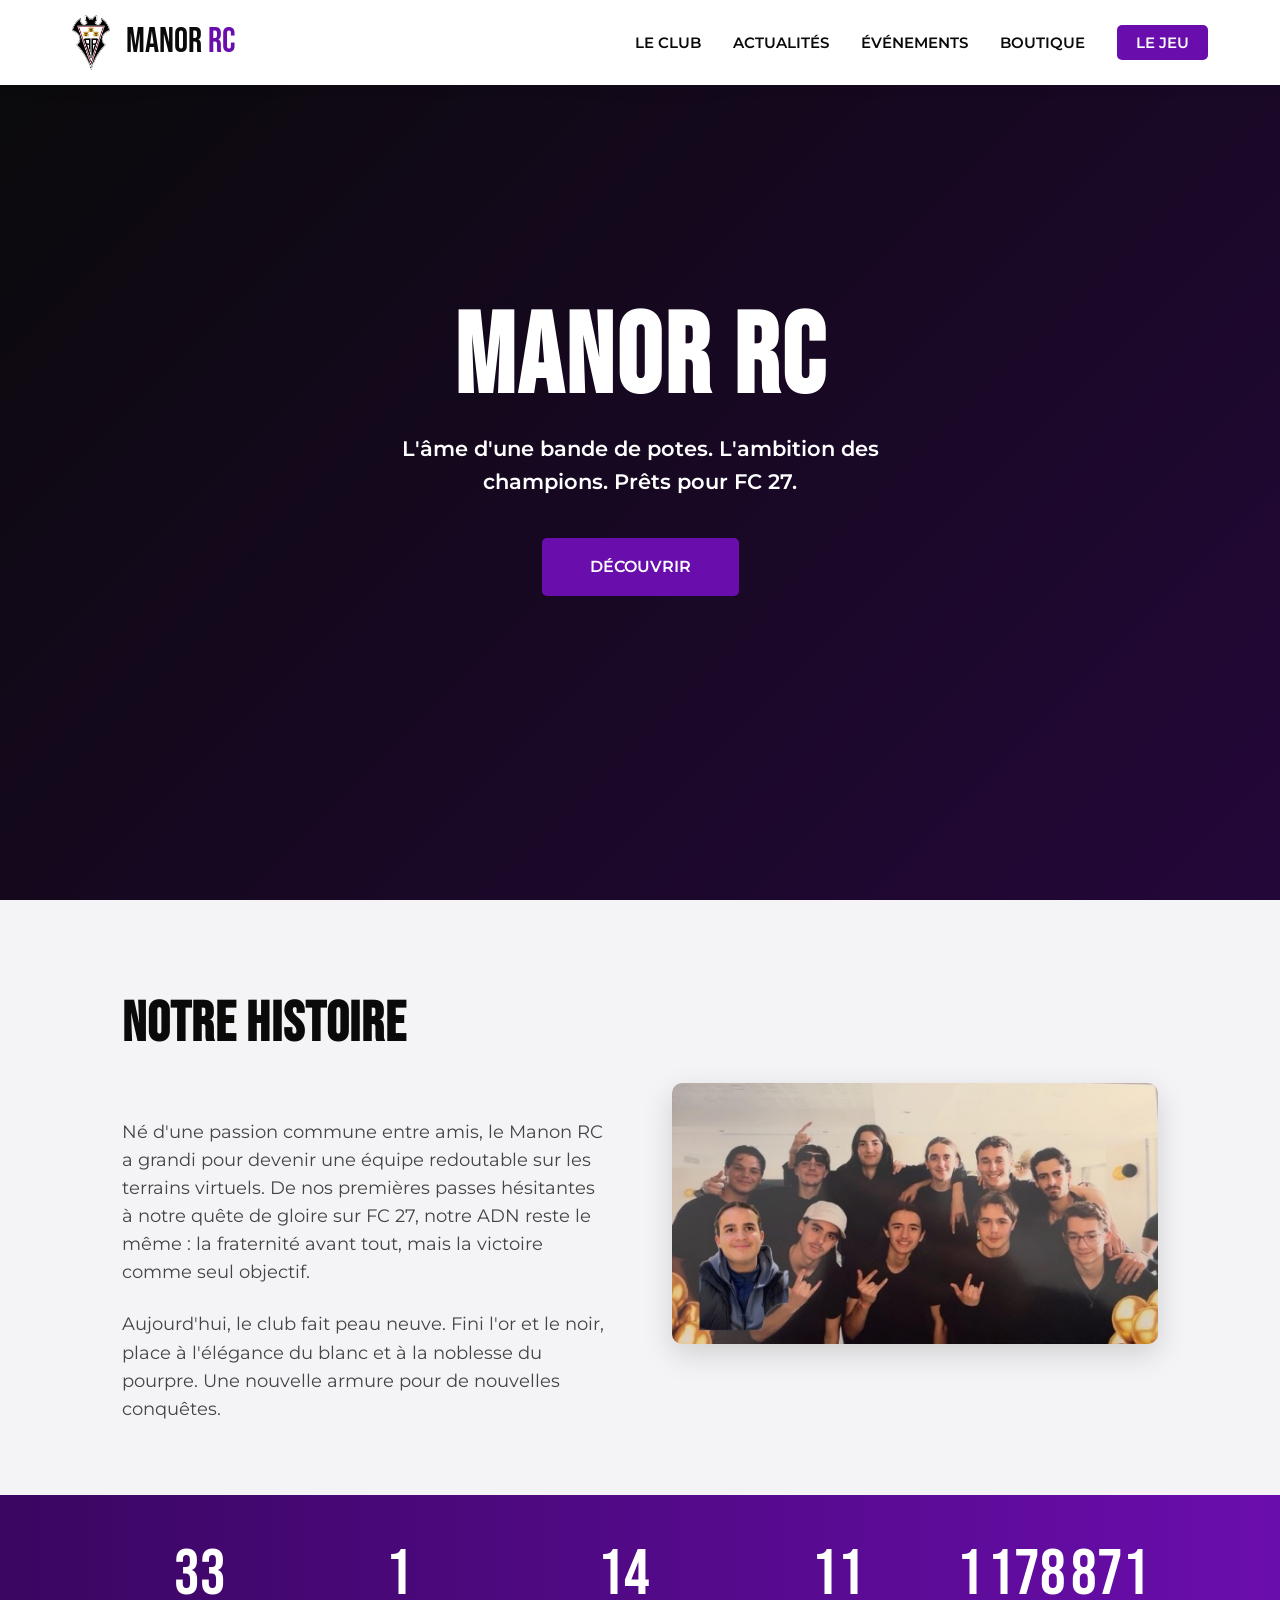
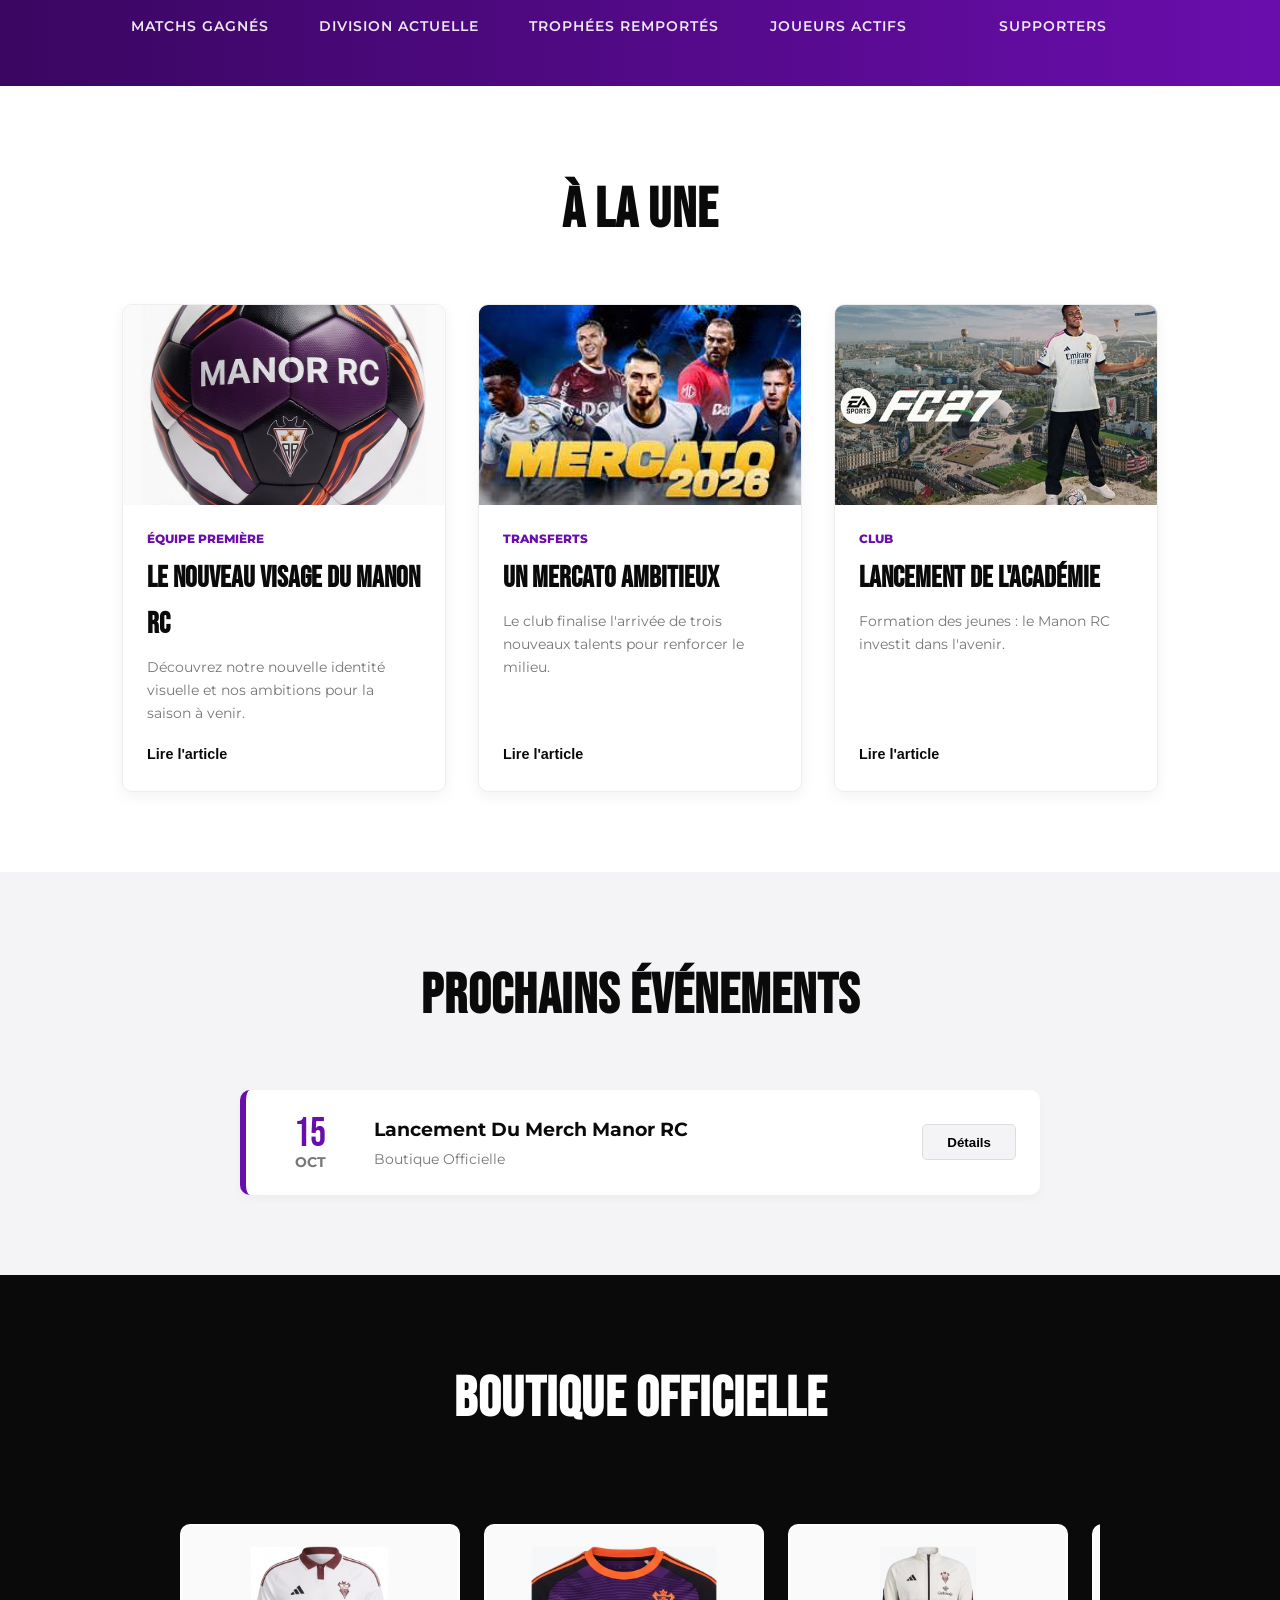
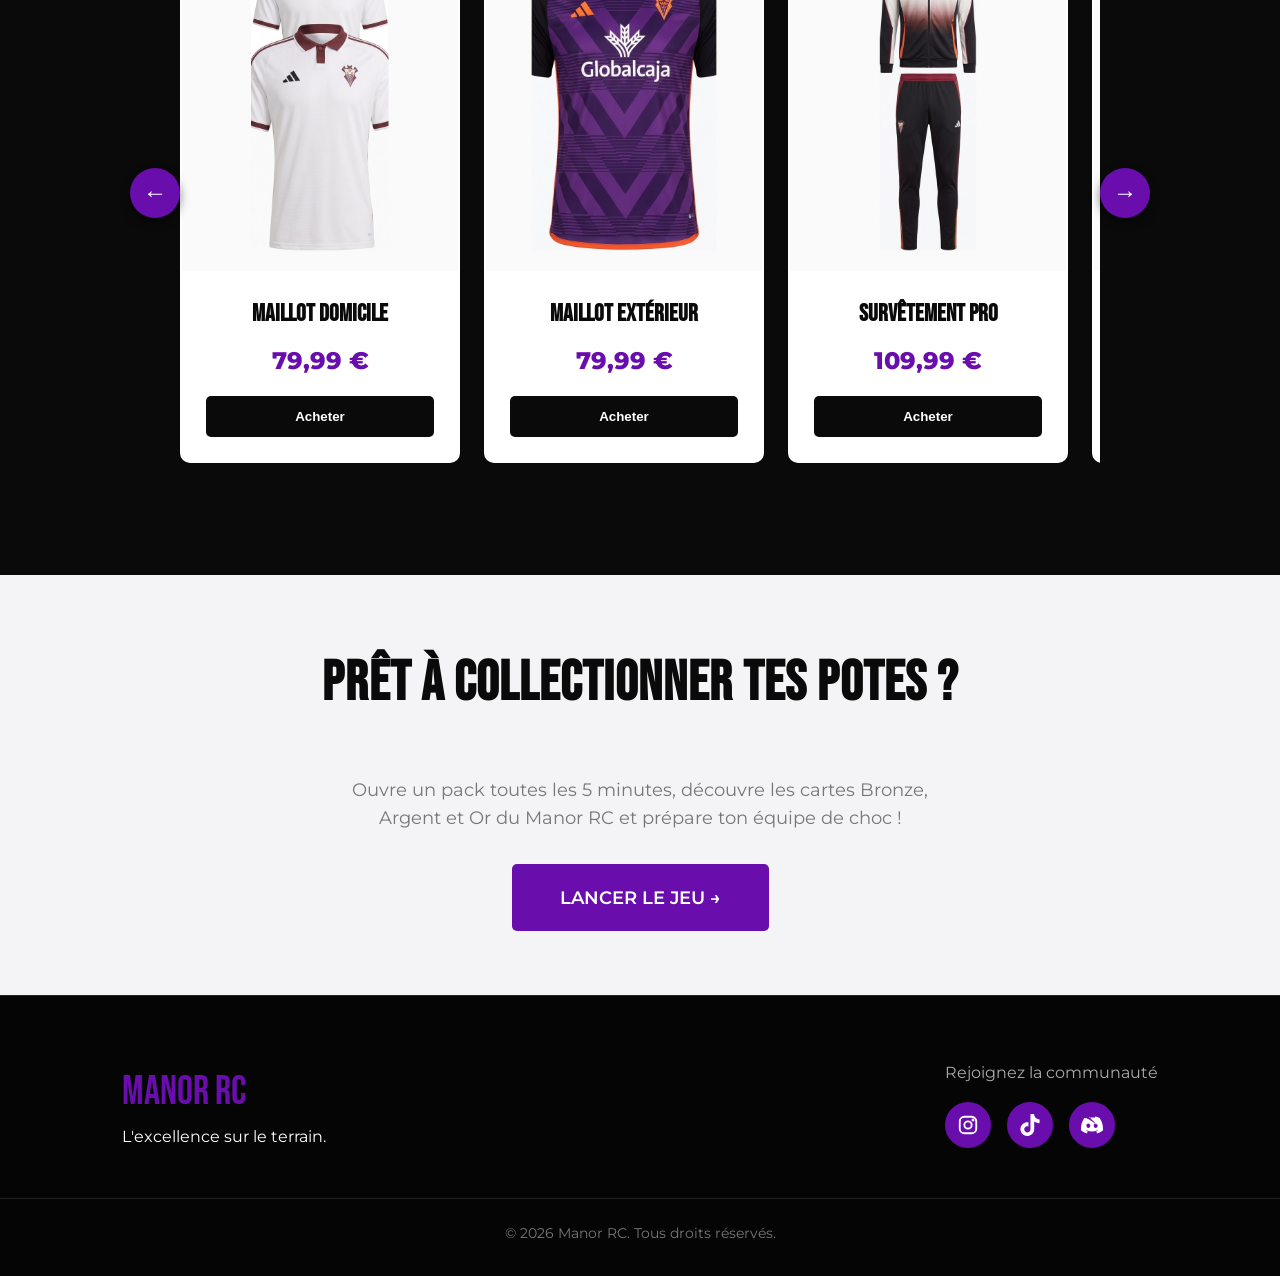
<file: index.html>
<!DOCTYPE html>
<html lang="fr">
<head>
  <meta charset="UTF-8" />
  <meta name="viewport" content="width=device-width, initial-scale=1.0" />
  <title>Manor RC — Site Officiel</title>
  
  <link rel="icon" href="data:image/svg+xml,<svg xmlns='http://www.w3.org/2000/svg' viewBox='0 0 100 100'><rect width='100' height='100' rx='20' fill='%236A0DAD'/><text y='55%' x='50%' dominant-baseline='middle' text-anchor='middle' font-size='35' fill='white' font-family='Arial' font-weight='bold'>MRC</text></svg>" />
  
  <link href="https://fonts.googleapis.com/css2?family=Bebas+Neue&family=Montserrat:wght@300;400;600;800&display=swap" rel="stylesheet" />
  <link rel="stylesheet" href="style.css" />
</head>
<body>

  <!-- Navigation -->
  <nav id="navbar">
    <div class="nav-container">
      <a href="#hero" class="nav-logo">
        <img src="asset/logo.png" alt="Logo du club" class="nav-logo-img">
        <span class="logo-text">MANOR <span>RC</span></span>
      </a>
      <button class="nav-toggle" aria-label="Menu mobile">
        <span></span><span></span><span></span>
      </button>
      <ul class="nav-menu">
        <li><a href="#club">Le Club</a></li>
        <li><a href="#actualites">Actualités</a></li>
        <li><a href="#evenements">Événements</a></li>
        <li><a href="#boutique">Boutique</a></li>
        <li><a href="jeu.html" class="nav-highlight">Le Jeu</a></li>
      </ul>
    </div>
  </nav>

  <!-- Hero Section -->
  <section id="hero">
    <div class="hero-video-placeholder">
      <video class="hero-video" autoplay muted loop playsinline preload="auto">
        <source src="asset/video_banniere.mp4" type="video/mp4">
      </video>
    </div>
    <div class="hero-content">
      <h1 class="hero-title">MANOR RC</h1>
      <p class="hero-subtitle">L'âme d'une bande de potes. L'ambition des champions. Prêts pour FC 27.</p>
      <a href="#club" class="btn-primary">Découvrir</a>
    </div>
  </section>

  <!-- Section Histoire / Le Club -->
  <section id="club" class="section bg-alt" style="padding-bottom: 0;">
    <div class="container club-container">
      <div class="club-text">
        <h2 class="section-title" style="text-align: left;">Notre Histoire</h2>
        <p>Né d'une passion commune entre amis, le Manon RC a grandi pour devenir une équipe redoutable sur les terrains virtuels. De nos premières passes hésitantes à notre quête de gloire sur FC 27, notre ADN reste le même : la fraternité avant tout, mais la victoire comme seul objectif.</p>
        <p>Aujourd'hui, le club fait peau neuve. Fini l'or et le noir, place à l'élégance du blanc et à la noblesse du pourpre. Une nouvelle armure pour de nouvelles conquêtes.</p>
      </div>
      <div class="club-image">
        <img src="asset/photo-groupe.jpg" alt="Photo de groupe du Manon RC">
      </div>
    </div>
  </section>

  <!-- Bannière Statistiques Animées -->
  <section id="statistiques" class="stats-banner">
    <div class="container stats-container">
      <div class="stat-item"><span class="stat-number" data-target="42">0</span><span class="stat-label">Matchs Gagnés</span></div>
      <div class="stat-item"><span class="stat-number" data-target="1">0</span><span class="stat-label">Division Actuelle</span></div>
      <div class="stat-item"><span class="stat-number" data-target="18">0</span><span class="stat-label">Trophées Remportés</span></div>
      <div class="stat-item"><span class="stat-number" data-target="14">0</span><span class="stat-label">Joueurs Actifs</span></div>
      <div class="stat-item"><span class="stat-number" data-target="1500000">0</span><span class="stat-label">Supporters</span></div>
    </div>
  </section>

  <!-- Section Actualités -->
  <section id="actualites" class="section">
    <div class="container">
      <h2 class="section-title">À la Une</h2>
      <div class="news-grid">
        <div class="news-card">
          <div class="placeholder-media"><img src="asset/ballon.jpg" alt=""></div>
          <div class="news-body">
            <span class="news-tag">Équipe Première</span>
            <h3>Le nouveau visage du Manon RC</h3>
            <p class="news-intro">Découvrez notre nouvelle identité visuelle et nos ambitions pour la saison à venir.</p>
            <div class="news-full-text">
              <p>Le passage au blanc et pourpre marque un tournant historique pour le club. Les nouveaux maillots ont été pensés pour refléter notre soif de victoire tout en gardant cette élégance qui nous caractérise. L'objectif sur FC 27 est clair : atteindre la Division Elite !</p>
            </div>
            <button class="btn-expand">Lire l'article</button>
          </div>
        </div>

        <div class="news-card">
          <div class="placeholder-media"><img src="asset/mercato.jpeg" alt=""></div>
          <div class="news-body">
            <span class="news-tag">Transferts</span>
            <h3>Un mercato ambitieux</h3>
            <p class="news-intro">Le club finalise l'arrivée de trois nouveaux talents pour renforcer le milieu.</p>
            <div class="news-full-text">
              <p>Pour dominer le milieu de terrain, le board du Manon RC a misé sur des profils techniques et rapides. Les contrats sont en cours de signature, la présentation officielle se fera la semaine prochaine sur notre chaîne en direct !</p>
            </div>
            <button class="btn-expand">Lire l'article</button>
          </div>
        </div>

        <div class="news-card">
          <div class="placeholder-media"><img src="asset/recrutement.jpeg" alt=""></div>
          <div class="news-body">
            <span class="news-tag">Club</span>
            <h3>Lancement de l'académie</h3>
            <p class="news-intro">Formation des jeunes : le Manon RC investit dans l'avenir.</p>
            <div class="news-full-text">
              <p>Parce que les stars de demain se forment aujourd'hui, le club ouvre sa section académie. Vous pourrez bientôt recruter de jeunes pépites via notre système de jeu de cartes intégré au site.</p>
            </div>
            <button class="btn-expand">Lire l'article</button>
          </div>
        </div>
      </div>
    </div>
  </section>

  <!-- Section Événements -->
  <section id="evenements" class="section bg-alt">
    <div class="container">
      <h2 class="section-title">Prochains Événements</h2>
      <div class="events-list">
        <div class="event-item">
          <div class="event-date">
            <span class="day">15</span>
            <span class="month">OCT</span>
          </div>
          <div class="event-details">
            <h3>Lancement Du Merch Manor RC</h3>
            <p>Boutique Officielle</p>
          </div>
          <div class="event-action">
            <button class="btn-secondary btn-event"
                    data-date="15 octobre"
                    data-title="Lancement Du Merch Manor RC"
                    data-place="Boutique Officielle"
                    data-desc="La première collection officielle du club arrive : maillots domicile et extérieur, survêtement Pro et ballon. Retrouve tout ça dans la boutique."
                    data-link="#boutique"
                    data-link-text="Voir la boutique">Détails</button>
          </div>
        </div>
      </div>
    </div>
  </section>

  <!-- Section Boutique -->
  <section id="boutique" class="section shop-section">
    <div class="container">
      <h2 class="section-title" style="color: white;">Boutique Officielle</h2>
      
      <div class="carousel-container">
        <button class="carousel-btn prev-btn" aria-label="Précédent">&larr;</button>
        <div class="carousel-track" id="shop-track">
          <div class="shop-card">
            <div class="product-media">
              <img class="img-main" src="asset/maillot-domicile.jpg" alt="Maillot Domicile">
              <img class="img-hover" src="asset/maillot-domicile-porte.jpg" alt="" loading="lazy">
            </div>
            <div class="shop-info">
              <h3>Maillot Domicile</h3>
              <span class="price">79,99 €</span>
              <button class="btn-buy" data-product="maillot-domicile">Acheter</button>
            </div>
          </div>
          <div class="shop-card">
            <div class="product-media">
              <img class="img-main" src="asset/maillot-exterieur.jpg" alt="Maillot Extérieur">
              <img class="img-hover" src="asset/maillot-exterieur-porte.jpg" alt="" loading="lazy">
            </div>
            <div class="shop-info">
              <h3>Maillot Extérieur</h3>
              <span class="price">79,99 €</span>
              <button class="btn-buy" data-product="maillot-exterieur">Acheter</button>
            </div>
          </div>
          <div class="shop-card">
            <div class="product-media">
              <img class="img-main" src="asset/survetement.jpg" alt="Survêtement Pro">
              <img class="img-hover" src="asset/survetement-porte.jpg" alt="" loading="lazy">
            </div>
            <div class="shop-info">
              <h3>Survêtement Pro</h3>
              <span class="price">109,99 €</span>
              <button class="btn-buy" data-product="survetement">Acheter</button>
            </div>
          </div>
          <div class="shop-card">
            <div class="product-media">
              <img class="img-main" src="asset/ballon.jpg" alt="Ballon Manor RC">
              <img class="img-hover" src="asset/ballon-porte.jpg" alt="" loading="lazy">
            </div>
            <div class="shop-info">
              <h3>Ballon Manor RC</h3>
              <span class="price">34,99 €</span>
              <button class="btn-buy" data-product="ballon">Acheter</button>
            </div>
          </div>
        </div>
        <button class="carousel-btn next-btn" aria-label="Suivant">&rarr;</button>
      </div>
    </div>
  </section>

  <!-- Teaser Section : Le Jeu -->
  <section class="section bg-alt" style="text-align: center; padding: 4rem 0;">
    <div class="container">
      <h2 class="section-title">Prêt à collectionner tes potes ?</h2>
      <p style="max-width: 600px; margin: 0 auto 2rem auto; color: var(--color-gray); font-size: 1.1rem;">
        Ouvre un pack toutes les 5 minutes, découvre les cartes Bronze, Argent et Or du Manor RC et prépare ton équipe de choc !
      </p>
      <a href="jeu.html" class="btn-primary" style="font-size: 1.1rem; padding: 1.2rem 3rem;">Lancer le Jeu &rarr;</a>
    </div>
  </section>

  <!-- Footer -->
  <footer>
    <div class="footer-container">
      <div class="footer-brand">
        <div class="footer-logo-text">MANOR RC</div>
        <p>L'excellence sur le terrain.</p>
      </div>
      <div class="footer-social">
        <h4>Rejoignez la communauté</h4>
        <div class="social-links">
          <a href="https://www.instagram.com/manor_rc?utm_source=ig_web_button_share_sheet&stkn=ZDNlZDc0MzIxNw==" class="social-btn" aria-label="Instagram" title="Instagram" target="_blank" rel="noopener noreferrer"><svg viewBox="0 0 24 24" fill="none" stroke="currentColor" stroke-width="2" stroke-linecap="round" stroke-linejoin="round" aria-hidden="true"><rect x="3" y="3" width="18" height="18" rx="5"/><circle cx="12" cy="12" r="4"/><circle cx="17.5" cy="6.5" r="0.6" fill="currentColor"/></svg></a>
          <a href="https://www.tiktok.com/@manorracingclub?is_from_webapp=1&sender_device=pc" class="social-btn" aria-label="TikTok" title="TikTok" target="_blank" rel="noopener noreferrer"><svg viewBox="0 0 24 24" fill="currentColor" aria-hidden="true"><path d="M12.525.02c1.31-.02 2.61-.01 3.91-.02.08 1.53.63 3.09 1.75 4.17 1.12 1.11 2.7 1.62 4.24 1.79v4.03c-1.44-.05-2.89-.35-4.2-.97-.57-.26-1.1-.59-1.62-.93-.01 2.92.01 5.84-.02 8.75-.08 1.4-.54 2.79-1.35 3.94-1.31 1.92-3.58 3.17-5.91 3.21-1.43.08-2.86-.31-4.08-1.03-2.02-1.19-3.44-3.37-3.65-5.71-.02-.5-.03-1-.01-1.49.18-1.9 1.12-3.72 2.58-4.96 1.66-1.44 3.98-2.13 6.15-1.72.02 1.48-.04 2.96-.04 4.44-.99-.32-2.15-.23-3.02.37-.63.41-1.11 1.04-1.36 1.75-.21.51-.15 1.07-.14 1.61.24 1.64 1.82 3.02 3.5 2.87 1.12-.01 2.19-.66 2.77-1.61.19-.33.4-.67.41-1.06.1-1.79.06-3.57.07-5.36.01-4.03-.01-8.05.02-12.07z"/></svg></a>
          <a href="https://discord.gg/SNXxKTxv8" class="social-btn" aria-label="Discord" title="Discord" target="_blank" rel="noopener noreferrer"><svg viewBox="0 0 24 24" fill="currentColor" aria-hidden="true"><path d="M20.317 4.3698a19.7913 19.7913 0 00-4.8851-1.5152.0741.0741 0 00-.0785.0371c-.211.3753-.4447.8648-.6083 1.2495-1.8447-.2762-3.68-.2762-5.4868 0-.1636-.3933-.4058-.8742-.6177-1.2495.077.077 0 00-.0785-.037 19.7363 19.7363 0 00-4.8852 1.515.0699.0699 0 00-.0321.0277C.5334 9.0458-.319 13.5799.0992 18.0578a.0824.0824 0 00.0312.0561c2.0528 1.5076 4.0413 2.4228 5.9929 3.0294a.0777.0777 0 00.0842-.0276c.4616-.6304.8731-1.2952 1.226-1.9942a.076.076 0 00-.0416-.1057c-.6528-.2476-1.2743-.5495-1.8722-.8923a.077.077 0 01-.0076-.1277c.1258-.0943.2517-.1923.3718-.2914a.0743.0743 0 01.0776-.0105c3.9278 1.7933 8.18 1.7933 12.0614 0a.0739.0739 0 01.0785.0095c.1202.099.246.1981.3728.2924a.077.077 0 01-.0066.1276 12.2986 12.2986 0 01-1.873.8914.0766.0766 0 00-.0407.1067c.3604.698.7719 1.3628 1.225 1.9932a.076.076 0 00.0842.0286c1.961-.6067 3.9495-1.5219 6.0023-3.0294a.077.077 0 00.0313-.0552c.5004-5.177-.8382-9.6739-3.5485-13.6604a.061.061 0 00-.0312-.0286zM8.02 15.3312c-1.1825 0-2.1569-1.0857-2.1569-2.419 0-1.3332.9555-2.4189 2.157-2.4189 1.2108 0 2.1757 1.0952 2.1568 2.419 0 1.3332-.9555 2.4189-2.1569 2.4189zm7.9748 0c-1.1825 0-2.1569-1.0857-2.1569-2.419 0-1.3332.9554-2.4189 2.1569-2.4189 1.2108 0 2.1757 1.0952 2.1568 2.419 0 1.3332-.946 2.4189-2.1568 2.4189Z"/></svg></a>
        </div>
      </div>
    </div>
    <div class="footer-bottom">
      <p>&copy; 2026 Manor RC. Tous droits réservés.</p>
    </div>
  </footer>

  <!-- Modale Événement -->
  <div id="eventModal" class="modal">
    <div class="modal-content event-modal-content">
      <span class="close-event-modal close-modal">&times;</span>
      <span id="modal-event-date" class="event-modal-date">Date</span>
      <h2 id="modal-event-title">Titre</h2>
      <p id="modal-event-place" class="event-modal-place">Lieu</p>
      <p id="modal-event-desc" class="event-modal-desc">Description</p>
      <a id="modal-event-link" href="#boutique" class="btn-primary">Lien</a>
    </div>
  </div>

  <div id="toast-container" class="toast-container" aria-live="polite"></div>

  <script src="script.js"></script>
</body>
</html>
</file>
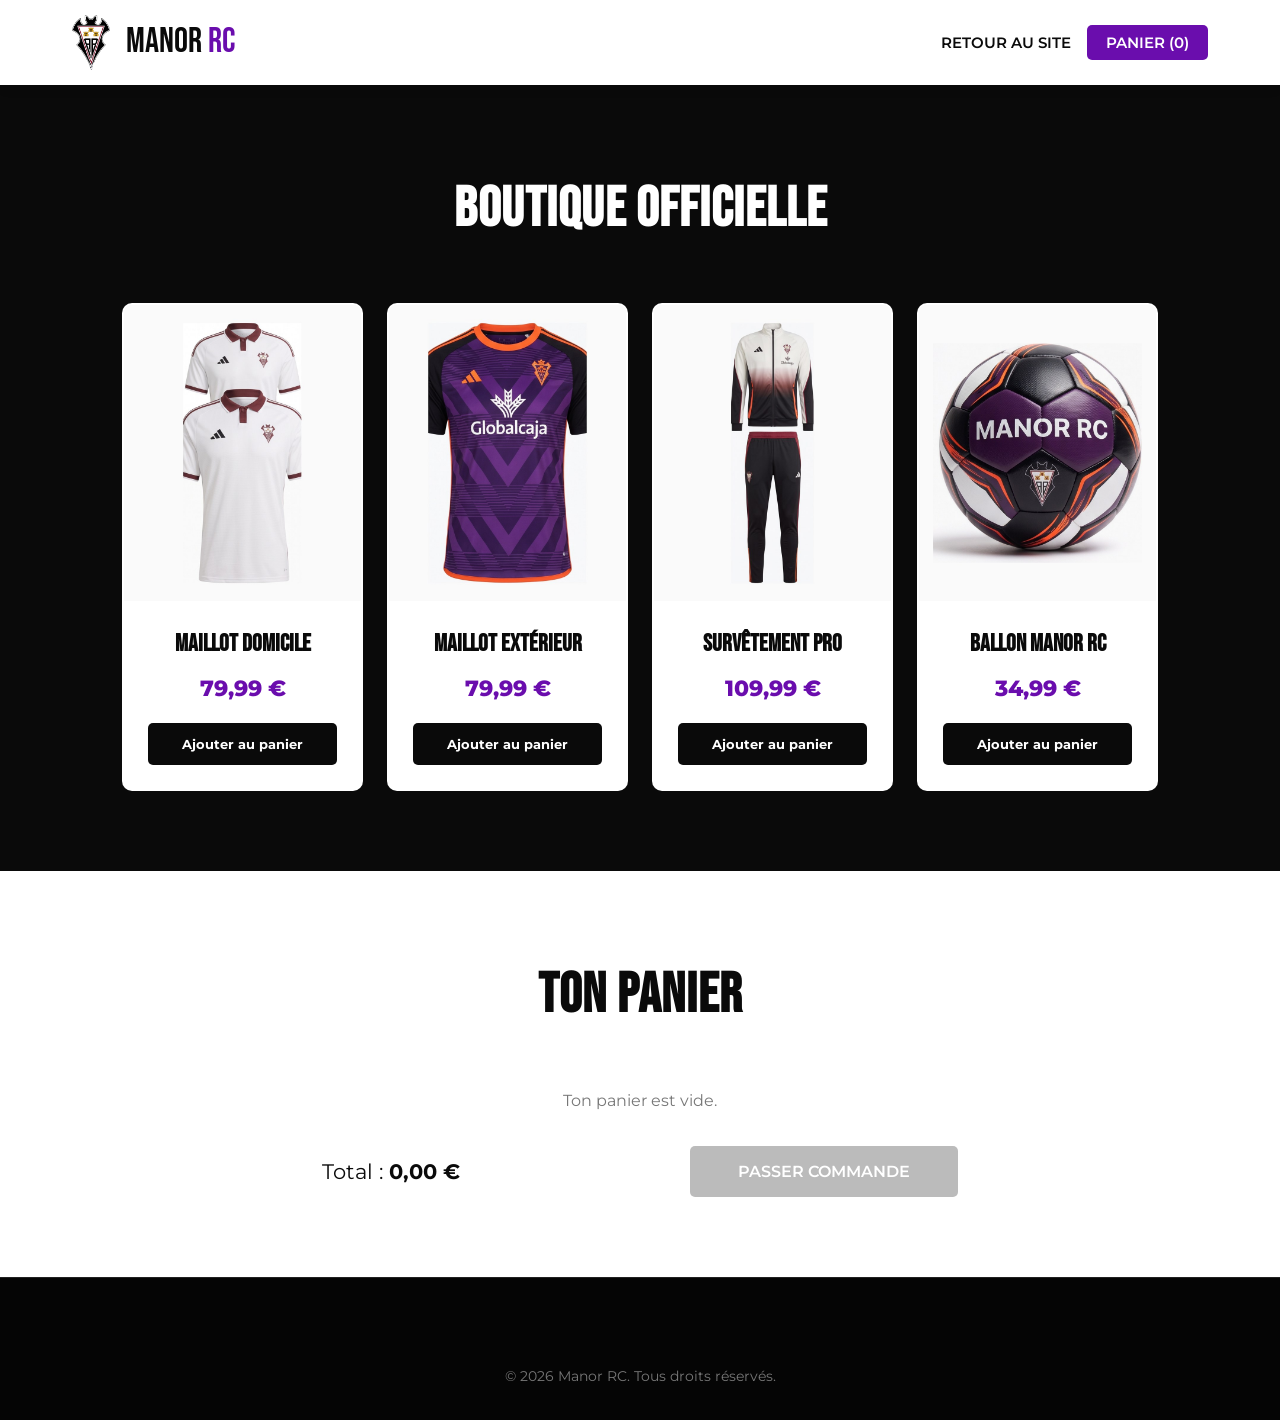
<file: shop.html>
<!DOCTYPE html>
<html lang="fr">
<head>
  <meta charset="UTF-8" />
  <meta name="viewport" content="width=device-width, initial-scale=1.0" />
  <title>Boutique — Manor RC</title>
  <link rel="icon" href="data:image/svg+xml,<svg xmlns='http://www.w3.org/2000/svg' viewBox='0 0 100 100'><rect width='100' height='100' rx='20' fill='%236A0DAD'/><text y='55%' x='50%' dominant-baseline='middle' text-anchor='middle' font-size='35' fill='white' font-family='Arial' font-weight='bold'>MRC</text></svg>" />
  <link href="https://fonts.googleapis.com/css2?family=Bebas+Neue&family=Montserrat:wght@300;400;600;800&display=swap" rel="stylesheet" />
  <link rel="stylesheet" href="style.css" />
  <link rel="stylesheet" href="shop.css" />
</head>
<body class="shop-page">

  <!-- Navigation simplifiée -->
  <nav id="navbar">
    <div class="nav-container">
      <a href="index.html" class="nav-logo">
        <img src="asset/logo.png" alt="Logo du club" class="nav-logo-img" />
        <span class="logo-text">MANOR <span>RC</span></span>
      </a>
      <ul class="nav-menu">
        <li><a href="index.html">Retour au site</a></li>
        <li><a href="#panier" class="nav-highlight">Panier (<span id="cart-count">0</span>)</a></li>
      </ul>
    </div>
  </nav>

  <main>
    <!-- Produits -->
    <section class="section shop-section">
      <div class="container">
        <h1 class="section-title" style="color: white;">Boutique Officielle</h1>
        <div class="product-grid" id="product-grid"></div>
      </div>
    </section>

    <!-- Panier -->
    <section id="panier" class="section">
      <div class="container cart-container">
        <h2 class="section-title">Ton panier</h2>
        <p id="cart-empty" class="cart-empty">Ton panier est vide.</p>
        <ul id="cart-list" class="cart-list"></ul>
        <div class="cart-footer">
          <span class="cart-total">Total : <strong id="cart-total">0,00 €</strong></span>
          <button id="btn-checkout" class="btn-primary" disabled>Passer commande</button>
        </div>
      </div>
    </section>
  </main>

  <footer>
    <div class="footer-bottom" style="margin-top: 0; border-top: none;">
      <p>&copy; 2026 Manor RC. Tous droits réservés.</p>
    </div>
  </footer>

  <!-- Fenêtre de paiement -->
  <div id="checkoutModal" class="modal">
    <div class="modal-content checkout-content">
      <span class="close-modal" id="close-checkout">&times;</span>
      <h2 class="checkout-title">Paiement</h2>
      <form id="checkout-form" autocomplete="off">
        <div class="form-row">
          <input type="text" placeholder="Prénom" required />
          <input type="text" placeholder="Nom" required />
        </div>
        <input type="text" placeholder="Adresse de livraison" required />
        <div class="form-row">
          <input type="text" placeholder="Code postal" required />
          <input type="text" placeholder="Ville" required />
        </div>
        <input type="text" placeholder="Numéro de carte" inputmode="numeric" required />
        <div class="form-row">
          <input type="text" placeholder="MM/AA" required />
          <input type="text" placeholder="CVV" inputmode="numeric" required />
        </div>
        <button type="submit" class="btn-primary btn-pay">Payer</button>
      </form>
    </div>
  </div>

  <!-- Écran de la blague -->
  <div id="prankScreen" class="prank-screen">
    <div id="prankLoader" class="prank-loader">
      <div class="spinner"></div>
      <p>Paiement en cours, ne ferme pas la page...</p>
    </div>
    <div id="prankReveal" class="prank-reveal" hidden>
      <h2 id="prankTitle"></h2>
      <p id="prankText"></p>
      <p class="prank-safe">Rassure-toi : rien n'a été envoyé, enregistré ou installé. C'était une blague.</p>
      <button id="prankClose" class="btn-primary">Retour à la boutique</button>
    </div>
  </div>

  <script src="shop.js"></script>
</body>
</html>
</file>
<file: style.css>
:root {
  --color-white: #FFFFFF;
  --color-purple: #6A0DAD;
  --color-purple-dark: #3a0661;
  --color-black: #0A0A0A;
  --color-bg-alt: #F4F4F6;
  --color-gray: #777777;
  
  --font-main: 'Montserrat', sans-serif;
  --font-title: 'Bebas Neue', sans-serif;
  --transition: all 0.3s ease;
}

* { box-sizing: border-box; margin: 0; padding: 0; }
body { font-family: var(--font-main); background-color: var(--color-white); color: var(--color-black); line-height: 1.6; overflow-x: hidden; }
.container { max-width: 1100px; margin: 0 auto; padding: 0 2rem; }
.section { padding: 5rem 0; }
.bg-alt { background-color: var(--color-bg-alt); }
.section-title { font-family: var(--font-title); font-size: 3.5rem; text-align: center; margin-bottom: 3rem; color: var(--color-black); letter-spacing: 1px; }

/* ================= CLASSES UTILITAIRES & COMMUNES ================= */
.hidden { opacity: 0 !important; visibility: hidden !important; pointer-events: none !important; transition: opacity 0.3s ease, visibility 0.3s ease; }
.btn-primary { display: inline-block; padding: 1rem 3rem; background-color: var(--color-purple); color: var(--color-white); text-decoration: none; font-weight: 600; text-transform: uppercase; border-radius: 5px; transition: var(--transition); border: none; cursor: pointer; }
.btn-primary:hover { background-color: var(--color-white); color: var(--color-purple); }
.btn-secondary { padding: 0.6rem 1.5rem; background-color: var(--color-bg-alt); border: 1px solid #ddd; border-radius: 5px; cursor: pointer; font-weight: 600; transition: var(--transition); }
.btn-secondary:hover { background-color: var(--color-purple); color: var(--color-white); }

/* ================= NAVIGATION ================= */
#navbar { position: fixed; top: 0; width: 100%; background-color: var(--color-white); height: 85px; display: flex; align-items: center; z-index: 1000; box-shadow: 0 2px 15px rgba(0,0,0,0.05); transition: transform 0.3s ease-in-out; }
.nav-container { width: 100%; max-width: 1200px; margin: 0 auto; padding: 0 2rem; display: flex; justify-content: space-between; align-items: center; }
.nav-logo { display: flex; align-items: center; gap: 1rem; text-decoration: none; color: var(--color-black); }
.nav-logo-img { height: 55px; width: auto; display: block; }
.logo-text { font-family: var(--font-title); font-size: 2.2rem; }
.logo-text span { color: var(--color-purple); }
.nav-menu { display: flex; list-style: none; gap: 2rem; align-items: center; }
.nav-menu a { text-decoration: none; color: var(--color-black); font-weight: 600; font-size: 0.95rem; text-transform: uppercase; transition: var(--transition); }
.nav-menu a:hover { color: var(--color-purple); }
.nav-highlight { background-color: var(--color-purple); color: var(--color-white) !important; padding: 0.5rem 1.2rem; border-radius: 5px; }
.nav-highlight:hover { background-color: var(--color-black); }
.nav-toggle { display: none; flex-direction: column; justify-content: space-between; width: 30px; height: 21px; background: transparent; border: none; cursor: pointer; z-index: 1001; }
.nav-toggle span { display: block; width: 100%; height: 3px; background-color: var(--color-black); border-radius: 3px; transition: var(--transition); }

/* ================= SITE VITRINE ================= */
#hero { position: relative; height: 100vh; display: flex; align-items: center; justify-content: center; text-align: center; color: var(--color-white); }
.hero-video-placeholder { position: absolute; top: 0; left: 0; width: 100%; height: 100%; z-index: -1; background: linear-gradient(135deg, #0A0A0A 0%, var(--color-purple-dark) 100%); display: flex; align-items: center; justify-content: center; }
.hero-video { position: absolute; top: 0; left: 0; width: 100%; height: 100%; object-fit: cover; }
.hero-video-placeholder::after { content: ''; position: absolute; top: 0; left: 0; width: 100%; height: 100%; background: rgba(10,10,10,0.45); }
.hero-title { font-family: var(--font-title); font-size: 7rem; line-height: 1; margin-bottom: 1rem; letter-spacing: 3px; }
.hero-subtitle { font-size: 1.3rem; margin-bottom: 2.5rem; font-weight: 600; max-width: 600px; margin-left: auto; margin-right: auto; }

.club-container { display: flex; align-items: center; gap: 4rem; padding-bottom: 3rem; }
.club-text { flex: 1; }
.club-text p { margin-bottom: 1.5rem; font-size: 1.1rem; color: #444; }
.club-image { flex: 1; }
.club-image img { display: block; width: 100%; height: auto; border-radius: 10px; box-shadow: 0 10px 30px rgba(0,0,0,0.15); }

.stats-banner { background: linear-gradient(90deg, var(--color-purple-dark) 0%, var(--color-purple) 100%); color: var(--color-white); padding: 3rem 0; }
.stats-container { display: flex; justify-content: space-around; flex-wrap: wrap; text-align: center; gap: 2rem; }
.stat-item { display: flex; flex-direction: column; }
.stat-number { font-family: var(--font-title); font-size: 4rem; line-height: 1; margin-bottom: 0.5rem; }
.stat-label { font-size: 0.9rem; text-transform: uppercase; font-weight: 600; letter-spacing: 1px; opacity: 0.9; }

.news-grid { display: grid; grid-template-columns: repeat(auto-fit, minmax(300px, 1fr)); gap: 2rem; }
.news-card { display: flex; flex-direction: column; background: var(--color-white); border-radius: 10px; overflow: hidden; box-shadow: 0 5px 15px rgba(0,0,0,0.05); border: 1px solid #EEE; }
.placeholder-media { height: 200px; background-color: #EAEAEA; overflow: hidden; }
.placeholder-media img { width: 100%; height: 100%; object-fit: cover; display: block; }
.news-body { padding: 1.5rem; display: flex; flex-direction: column; flex: 1; }
.news-tag { font-size: 0.75rem; color: var(--color-purple); font-weight: 800; text-transform: uppercase; }
.news-body h3 { font-family: var(--font-title); font-size: 1.8rem; margin: 0.5rem 0; }
.news-intro { font-size: 0.9rem; color: var(--color-gray); margin-bottom: 1rem; }
.news-full-text { max-height: 0; overflow: hidden; transition: max-height 0.4s ease-out; }
.news-full-text p { font-size: 0.9rem; color: var(--color-black); margin-bottom: 1rem; border-left: 3px solid var(--color-purple); padding-left: 10px; }
.news-full-text.open { max-height: 500px; }
.btn-expand { margin-top: auto; align-self: flex-start; background: none; border: none; font-weight: 600; color: var(--color-black); font-size: 0.9rem; cursor: pointer; transition: var(--transition); padding: 5px 0; }
.btn-expand:hover { color: var(--color-purple); }

.events-list { display: flex; flex-direction: column; gap: 1rem; max-width: 800px; margin: 0 auto; }
.event-item { display: flex; align-items: center; background-color: var(--color-white); padding: 1.5rem; border-radius: 10px; box-shadow: 0 4px 10px rgba(0,0,0,0.03); border-left: 6px solid var(--color-purple); }
.event-date { flex: 0 0 80px; text-align: center; line-height: 1; }
.event-date .day { display: block; font-family: var(--font-title); font-size: 2.5rem; color: var(--color-purple); }
.event-date .month { font-size: 0.9rem; font-weight: bold; color: var(--color-gray); }
.event-details { flex: 1; padding: 0 1.5rem; }
.event-details h3 { font-size: 1.2rem; margin-bottom: 0.2rem; }
.event-details p { font-size: 0.9rem; color: var(--color-gray); }

.shop-section { background-color: var(--color-black); }
.carousel-container { position: relative; max-width: 1000px; margin: 0 auto; padding: 0 40px; }
.carousel-track { display: flex; overflow-x: auto; gap: 1.5rem; padding: 2rem 0; scroll-snap-type: x mandatory; scroll-behavior: smooth; -webkit-overflow-scrolling: touch; touch-action: pan-x pan-y; user-select: none; -ms-overflow-style: none; scrollbar-width: none; }
.carousel-track::-webkit-scrollbar { display: none; }
.carousel-track.is-dragging { scroll-snap-type: none; scroll-behavior: auto; cursor: grabbing; }
.carousel-btn { position: absolute; top: 50%; transform: translateY(-50%); background-color: var(--color-purple); color: var(--color-white); border: none; width: 50px; height: 50px; border-radius: 50%; font-size: 1.5rem; display: flex; align-items: center; justify-content: center; cursor: pointer; transition: var(--transition); z-index: 10; box-shadow: 0 4px 10px rgba(0,0,0,0.5); }
.carousel-btn:hover { background-color: var(--color-white); color: var(--color-purple); }
.prev-btn { left: -10px; }
.next-btn { right: -10px; }
.shop-card { flex: 0 0 280px; scroll-snap-align: start; background: var(--color-white); border-radius: 10px; overflow: hidden; text-align: center; transition: var(--transition); border: 2px solid transparent; user-select: none; }
.shop-card:hover { border-color: var(--color-purple); transform: translateY(-10px); }
.product-media { position: relative; aspect-ratio: 4 / 5; background: #FAFAFA; overflow: hidden; pointer-events: none; }
.product-media img { position: absolute; inset: 0; width: 100%; height: 100%; object-fit: cover; transition: opacity 0.4s ease; pointer-events: none; }
.product-media .img-hover { opacity: 0; }
.shop-card:hover .img-hover { opacity: 1; }
.shop-info { padding: 1.5rem; display: flex; flex-direction: column; }
.shop-info h3 { font-family: var(--font-title); font-size: 1.5rem; margin-bottom: 0.5rem; }
.shop-info .price { font-size: 1.5rem; font-weight: 800; color: var(--color-purple); margin-bottom: 1rem; }
.btn-buy { padding: 0.8rem; background-color: var(--color-black); color: var(--color-white); border: none; border-radius: 5px; font-weight: bold; cursor: pointer; transition: var(--transition); position: relative; z-index: 2; }
.btn-buy:hover { background-color: var(--color-purple); }

/* ================= MODALES (GLOBALE + EVENT + PIOCHE) ================= */
.modal { display: none; position: fixed; z-index: 2000; left: 0; top: 0; width: 100%; height: 100%; background-color: rgba(0,0,0,0.8); align-items: center; justify-content: center; backdrop-filter: blur(5px); }
.modal-content { background-color: var(--color-white); padding: 3rem; border-radius: 10px; max-width: 500px; width: 90%; text-align: center; position: relative; }
.close-modal { position: absolute; top: 1rem; right: 1.5rem; font-size: 2rem; cursor: pointer; color: var(--color-gray); transition: color 0.3s;}
.close-modal:hover { color: var(--color-purple); }
.event-modal-content { max-width: 480px; }
.event-modal-date { display: inline-block; background: var(--color-purple); color: var(--color-white); font-weight: 800; font-size: 0.8rem; text-transform: uppercase; padding: 0.3rem 0.8rem; border-radius: 5px; margin-bottom: 1rem; }
.event-modal-content h2 { font-family: var(--font-title); font-size: 2.2rem; line-height: 1.1; margin-bottom: 0.5rem; }
.event-modal-place { color: var(--color-purple); font-weight: 600; text-transform: uppercase; font-size: 0.9rem; margin-bottom: 1rem; }
.event-modal-desc { color: #444; margin-bottom: 1.5rem; }
.event-modal-content .btn-primary { border: 2px solid var(--color-purple); }

/* ================= FOOTER ================= */
footer { background-color: #050505; color: var(--color-white); padding: 4rem 0 2rem; border-top: 1px solid #222; }
.footer-container { max-width: 1100px; margin: 0 auto; padding: 0 2rem; display: flex; justify-content: space-between; flex-wrap: wrap; gap: 2rem; }
.footer-logo-text { font-family: var(--font-title); font-size: 2.5rem; color: var(--color-purple); }
.footer-social h4 { margin-bottom: 1rem; font-weight: 400; color: #AAA; }
.social-links { display: flex; gap: 1rem; }
.social-btn { display: flex; align-items: center; justify-content: center; width: 46px; height: 46px; background-color: var(--color-purple); color: var(--color-white); border: 2px solid var(--color-purple); border-radius: 50%; text-decoration: none; transition: var(--transition); }
.social-btn svg { width: 22px; height: 22px; }
.social-btn:hover { background-color: var(--color-white); color: var(--color-purple); transform: translateY(-3px); }
.footer-bottom { text-align: center; margin-top: 3rem; padding-top: 1.5rem; border-top: 1px solid #222; font-size: 0.85rem; color: #777; }

/* ================= SECTION JEU : AUTHENTIFICATION ================= */
.auth-box { max-width: 480px; margin: 0 auto; background: var(--color-white); padding: 2.5rem; border-radius: 16px; box-shadow: 0 20px 50px rgba(58, 6, 97, 0.12); border: 1px solid #EEE; border-top: 5px solid var(--color-purple); }
.auth-tabs { display: flex; background: var(--color-bg-alt); border-radius: 10px; padding: 5px; margin-bottom: 1.8rem; }
.auth-tab { flex: 1; border: none; background: transparent; padding: 0.7rem; border-radius: 7px; font-family: var(--font-main); font-weight: 600; font-size: 0.85rem; text-transform: uppercase; letter-spacing: 0.5px; color: var(--color-gray); cursor: pointer; transition: var(--transition); }
.auth-tab:hover { color: var(--color-purple); }
.auth-tab.active { background: var(--color-purple); color: var(--color-white); box-shadow: 0 4px 12px rgba(106, 13, 173, 0.35); }
.auth-box h3 { font-family: var(--font-title); font-size: 2.4rem; line-height: 1.1; text-align: center; letter-spacing: 1px; }
.auth-subtitle { text-align: center; color: var(--color-gray); font-size: 0.92rem; margin-bottom: 1.5rem; }
.auth-message { padding: 0.8rem 1rem; border-radius: 8px; font-size: 0.9rem; font-weight: 600; margin-bottom: 1.2rem; border-left: 4px solid; text-align: left; }
.auth-message[hidden] { display: none; }
.auth-message.error { background: #FDECEA; color: #8A1C12; border-color: #E74C3C; }
.auth-message.success { background: #E8F8EE; color: #14532D; border-color: #2ECC71; }
.input-group { margin-bottom: 1.2rem; text-align: left; }
.input-group label { display: block; font-weight: 600; font-size: 0.8rem; margin-bottom: 0.4rem; text-transform: uppercase; letter-spacing: 0.5px; }
.input-group input { width: 100%; padding: 0.85rem 1rem; border: 1px solid #DDD; border-radius: 8px; font-family: var(--font-main); font-size: 0.95rem; background: #FCFCFD; transition: var(--transition); }
.input-group input:focus { outline: none; border-color: var(--color-purple); box-shadow: 0 0 0 3px rgba(106, 13, 173, 0.15); background: var(--color-white); }
.password-field { position: relative; }
.password-field input { padding-right: 5.5rem; }
.btn-toggle-password { position: absolute; top: 50%; right: 0.6rem; transform: translateY(-50%); background: none; border: none; color: var(--color-purple); font-family: var(--font-main); font-weight: 600; font-size: 0.8rem; cursor: pointer; padding: 0.3rem 0.5rem; }
.btn-toggle-password:hover { text-decoration: underline; }
.btn-auth { width: 100%; border: 2px solid var(--color-purple); cursor: pointer; font-family: var(--font-main); font-size: 1rem; padding: 1rem; margin-top: 0.3rem; display: flex; align-items: center; justify-content: center; gap: 0.7rem; }
.btn-auth:disabled { opacity: 0.75; cursor: wait; }
.btn-auth:disabled:hover { background-color: var(--color-purple); color: var(--color-white); }
.btn-spinner { display: none; width: 16px; height: 16px; border: 3px solid rgba(255, 255, 255, 0.4); border-top-color: var(--color-white); border-radius: 50%; animation: spin 0.8s linear infinite; }
.btn-auth.is-loading .btn-spinner { display: inline-block; }
@keyframes spin { to { transform: rotate(360deg); } }

/* ================= PAGE DU JEU & DASHBOARD ================= */
.game-section { padding: calc(85px + 2.5rem) 0 4rem; background: var(--color-bg-alt); min-height: 100vh; }
.game-container { width: 100%; max-width: 1600px; margin: 0 auto; padding: 0 2rem; }
.game-page-title { margin-bottom: 2.5rem; }
body.game-logged-in .game-page-title { display: none; }
.dashboard-box { background: none; border: none; box-shadow: none; padding: 0; margin: 0 auto; max-width: none; }

.user-header { display: flex; justify-content: space-between; align-items: center; flex-wrap: wrap; gap: 1rem; margin-bottom: 1.5rem; padding: 1.4rem 2rem; border-radius: 16px; color: var(--color-white); background: linear-gradient(120deg, #0A0A0A 0%, var(--color-purple-dark) 55%, var(--color-purple) 100%); box-shadow: 0 12px 30px rgba(58, 6, 97, 0.25); }
.user-info { display: flex; align-items: center; gap: 1rem; }
.user-info h3 { font-family: var(--font-title); font-size: 2.2rem; line-height: 1; letter-spacing: 1px; color: var(--color-white); }
.user-avatar { width: 64px; height: 64px; flex-shrink: 0; border-radius: 50%; background: linear-gradient(135deg, var(--color-purple), #9B3FD6); color: var(--color-white); display: flex; align-items: center; justify-content: center; font-family: var(--font-title); font-size: 2.2rem; border: 3px solid rgba(255, 255, 255, 0.35); }
.user-badge { display: inline-block; font-size: 0.75rem; color: #E2C8F7; font-weight: 800; text-transform: uppercase; letter-spacing: 0.5px; }
.user-email { display: block; font-size: 0.8rem; color: rgba(255, 255, 255, 0.65); }
.user-header .btn-secondary { background: rgba(255, 255, 255, 0.12); border: 1px solid rgba(255, 255, 255, 0.35); color: var(--color-white); }
.user-header .btn-secondary:hover { background: var(--color-white); color: var(--color-purple); }

.game-layout-grid { display: grid; grid-template-columns: 240px minmax(0, 1fr) 300px; gap: 1.5rem; align-items: start; }
.game-nav, .game-main-content, .game-sidebar { background: var(--color-white); border-radius: 16px; border: 1px solid #ECECF1; box-shadow: 0 8px 30px rgba(58, 6, 97, 0.07); }
.game-nav { padding: 1rem; position: sticky; top: 105px; }
.game-tabs { display: flex; flex-direction: column; gap: 0.4rem; }
.game-tab-btn { width: 100%; background: transparent; border: 1px solid transparent; border-radius: 10px; font-family: var(--font-title); font-size: 1.3rem; letter-spacing: 0.5px; text-align: left; color: var(--color-gray); cursor: pointer; padding: 0.8rem 1rem; transition: var(--transition); display: flex; align-items: center; gap: 0.7rem; }
.game-tab-btn svg { width: 22px; height: 22px; flex-shrink: 0; }
.game-tab-btn:hover { background: var(--color-bg-alt); color: var(--color-purple); }
.game-tab-btn.active { background: var(--color-purple); color: var(--color-white); box-shadow: 0 6px 16px rgba(106, 13, 173, 0.3); }
.tab-badge { margin-left: auto; font-family: var(--font-main); font-style: normal; font-size: 0.6rem; font-weight: 800; text-transform: uppercase; letter-spacing: 0.5px; padding: 2px 8px; border-radius: 20px; background: #FDECEA; color: #C0392B; white-space: nowrap; }
.tab-badge.soon { background: #EFE6F8; color: var(--color-purple); }
.game-tab-btn.active .tab-badge { background: rgba(255, 255, 255, 0.22); color: var(--color-white); }

.game-main-content { padding: 2rem; min-height: 520px; min-width: 0; }
.game-tab-content { animation: fadeIn 0.4s ease-in-out; }
@keyframes fadeIn { from { opacity: 0; transform: translateY(10px); } to { opacity: 1; transform: translateY(0); } }

.status-panel { text-align: center; padding: 3rem 1rem; }
.status-panel h3 { font-family: var(--font-title); font-size: 2.2rem; letter-spacing: 1px; }
.status-panel > p { color: var(--color-gray); margin: 1rem 0 2rem 0; }
.status-box { background: var(--color-bg-alt); padding: 2rem; border-radius: 10px; border: 2px dashed #CCC; max-width: 560px; margin: 0 auto; }
.status-box p { font-weight: 700; color: var(--color-purple); }
.status-box.strike { border-color: #E74C3C; }
.status-box.strike p { color: #E74C3C; }

/* ================= OUVERTURE DES PACKS ================= */
.pack-zone { display: grid; grid-template-columns: auto 1fr; align-items: center; gap: 3rem; text-align: left; max-width: 900px; margin: 0 auto; padding: 3rem; border-radius: 16px; color: var(--color-white); background: linear-gradient(135deg, #0A0A0A 0%, var(--color-purple-dark) 100%); box-shadow: 0 15px 35px rgba(0,0,0,0.2); }
.pack-preview { width: 170px; height: 255px; border-radius: 12px; background: linear-gradient(135deg, var(--color-purple), var(--color-purple-dark)); border: 3px solid rgba(255, 255, 255, 0.2); box-shadow: 0 20px 40px rgba(0,0,0,0.45), inset 0 0 20px rgba(255,255,255,0.1); display: flex; flex-direction: column; align-items: center; justify-content: center; animation: packFloat 3.5s ease-in-out infinite; }
.pack-preview span { font-family: var(--font-title); font-size: 2.2rem; letter-spacing: 2px; text-shadow: 0 4px 10px rgba(0,0,0,0.5); }
.pack-preview small { color: #DDD; font-size: 0.7rem; text-transform: uppercase; letter-spacing: 1px; }
@keyframes packFloat { 50% { transform: translateY(-10px) rotate(-2deg); } }

.pack-zone-info h3 { font-family: var(--font-title); font-size: 2.6rem; margin-bottom: 0.5rem; letter-spacing: 1px; }
.pack-zone-info p { margin-bottom: 1.5rem; color: #BBB; }
.pack-zone .btn-primary { border: 2px solid var(--color-purple); cursor: pointer; font-family: var(--font-main); font-size: 1.1rem; padding: 1.1rem 2.5rem; }
.pack-zone .btn-primary:disabled { opacity: 0.45; cursor: not-allowed; }
.pack-zone .btn-primary:disabled:hover { background-color: var(--color-purple); color: var(--color-white); }
.btn-force-gold { display: block; margin: 1.2rem 0 0 0; padding: 0.7rem 1.4rem; border: 2px solid #FFD700; border-radius: 5px; background: rgba(255, 215, 0, 0.1); color: #FFD700; font-family: var(--font-main); font-weight: 700; cursor: pointer; transition: var(--transition); }
.btn-force-gold:hover { background: #FFD700; color: #1A1A1A; }
.btn-force-gold:disabled { opacity: 0.45; cursor: not-allowed; }
.btn-force-gold:disabled:hover { background: rgba(255, 215, 0, 0.1); color: #FFD700; }

/* ================= COLLECTION & CARTES ================= */
.collection-header-row { display: flex; flex-direction: column; align-items: center; text-align: center; gap: 1.5rem; margin-bottom: 2.5rem; }
.collection-header-row h3 { font-family: var(--font-title); font-size: 2.2rem; letter-spacing: 1px; }
.collection-filters { display: flex; justify-content: center; gap: 1rem; flex-wrap: wrap; }
.filter-chip { background: var(--color-bg-alt); border: 2px solid #DDD; border-radius: 20px; padding: 0.6rem 1.2rem; font-family: var(--font-main); font-weight: 600; font-size: 0.85rem; color: var(--color-black); cursor: pointer; display: flex; align-items: center; gap: 0.5rem; transition: var(--transition); box-shadow: 0 2px 5px rgba(0,0,0,0.03); user-select: none; }
.filter-chip:hover { border-color: var(--color-purple); background: var(--color-white); transform: translateY(-2px); box-shadow: 0 4px 10px rgba(106, 13, 173, 0.1); }
.filter-chip.active-filter { background: var(--color-purple); color: var(--color-white); border-color: var(--color-purple); }

.collection-grid { display: grid; grid-template-columns: repeat(auto-fill, minmax(190px, 1fr)); gap: 1.5rem; margin-top: 1.5rem; }
.grid-message { grid-column: 1 / -1; text-align: center; color: var(--color-gray); padding: 2rem; }

.tcg-card { background: var(--color-white); border-radius: 15px; padding: 1.5rem; text-align: center; box-shadow: 0 8px 25px rgba(0,0,0,0.08); transition: var(--transition); position: relative; border: 4px solid #CCC; }
.tcg-card:hover { transform: translateY(-5px); }
.tcg-card.bronze { border-color: #CD7F32; background: linear-gradient(135deg, #FFF8DC 0%, #FDF5E6 100%); }
.tcg-card.argent { border-color: #C0C0C0; background: linear-gradient(135deg, #F8F8FF 0%, #E6E6FA 100%); }
.tcg-card.or { border-color: #FFD700; background: linear-gradient(135deg, #FFFACD 0%, #FFEFD5 100%); box-shadow: 0 0 20px rgba(255, 215, 0, 0.3); }
.tcg-card.locked { filter: grayscale(100%); opacity: 0.35; border-style: dashed; }

.tcg-card-img { width: 100%; height: 150px; background: #EAEAEA; border-radius: 10px; display: flex; align-items: center; justify-content: center; font-size: 0.8rem; color: #666; margin-bottom: 1rem; font-weight: bold; overflow: hidden; }
.tcg-card-img img { width: 100%; height: 100%; object-fit: cover; }
.tcg-card h4 { font-family: var(--font-title); font-size: 1.2rem; margin-bottom: 0.2rem; overflow-wrap: anywhere; }
.tcg-card .rarity-badge { font-size: 0.7rem; text-transform: uppercase; font-weight: bold; padding: 2px 6px; border-radius: 4px; background: rgba(0,0,0,0.1); }
.tcg-card .card-qty { position: absolute; top: 10px; right: 10px; background: var(--color-purple); color: white; font-size: 0.75rem; font-weight: bold; width: 24px; height: 24px; border-radius: 50%; display: flex; align-items: center; justify-content: center; }
.card-status { font-size: 0.75rem; margin-top: 5px; color: var(--color-purple); font-weight: 600; }
.card-status.is-locked { color: #999; }

/* ================= SIDEBAR JOUEURS ================= */
.game-sidebar { padding: 1.5rem; position: sticky; top: 105px; }
.game-sidebar h3 { font-family: var(--font-title); font-size: 1.6rem; margin-bottom: 0.2rem; }
.sidebar-subtitle { font-size: 0.8rem; color: var(--color-gray); margin-bottom: 1rem; }
.players-list { list-style: none; display: flex; flex-direction: column; gap: 0.6rem; max-height: 520px; overflow-y: auto; }
.player-row-item { display: flex; align-items: center; gap: 0.8rem; background: var(--color-bg-alt); padding: 0.6rem 1rem; border-radius: 8px; font-size: 0.9rem; font-weight: 600; }
.player-row-item span { overflow-wrap: anywhere; }
.player-mini-avatar { width: 30px; height: 30px; flex-shrink: 0; background: var(--color-purple); color: white; border-radius: 50%; display: flex; align-items: center; justify-content: center; font-size: 0.8rem; font-family: var(--font-title); }
.player-you { margin-left: auto; font-style: normal; font-size: 0.65rem; font-weight: 800; text-transform: uppercase; color: var(--color-purple); background: #EFE6F8; padding: 2px 8px; border-radius: 20px; }

/* ================= TOASTS ================= */
.toast-container { position: fixed; top: 100px; right: 20px; z-index: 3000; display: flex; flex-direction: column; gap: 0.7rem; width: min(380px, calc(100vw - 40px)); pointer-events: none; }
.toast { pointer-events: auto; display: flex; align-items: center; gap: 0.8rem; padding: 0.9rem 1.1rem; background: var(--color-black); color: var(--color-white); border-radius: 10px; border-left: 5px solid var(--color-purple); box-shadow: 0 10px 30px rgba(0,0,0,0.35); font-size: 0.92rem; font-weight: 600; cursor: pointer; animation: toast-in 0.35s ease; }
.toast-hide { opacity: 0; transform: translateX(20px); transition: all 0.3s ease; }
@keyframes toast-in { from { opacity: 0; transform: translateX(30px); } to { opacity: 1; transform: none; } }
.toast-icon { flex: 0 0 26px; width: 26px; height: 26px; border-radius: 50%; display: flex; align-items: center; justify-content: center; font-weight: 800; font-size: 0.85rem; background: var(--color-purple); }
.toast-success { border-left-color: #2ECC71; }
.toast-success .toast-icon { background: #2ECC71; color: #06220F; }
.toast-error { border-left-color: #E74C3C; }
.toast-error .toast-icon { background: #E74C3C; }

/* ================= ANIMATION D'OUVERTURE PLEIN ÉCRAN (v2) =================
   Principe : le pack ET les cartes sont placés dans la MÊME cellule de grille.
   Résultat : ils sont toujours parfaitement centrés (PC, tablette, téléphone),
   et un élément caché ne pousse plus jamais l'autre. */
.fullscreen-overlay {
  --vh: 1vh;
  position: fixed; inset: 0; z-index: 9999; overflow: hidden;
  background: radial-gradient(ellipse at 50% 45%, rgba(106, 13, 173, 0.45) 0%, rgba(30, 0, 50, 0.96) 48%, #050505 100%);
  -webkit-backdrop-filter: blur(8px); backdrop-filter: blur(8px);
  opacity: 1; transition: opacity 0.5s ease, visibility 0.5s ease;
  -webkit-tap-highlight-color: transparent; -webkit-user-select: none; user-select: none; touch-action: manipulation;
}
@supports (height: 100dvh) { .fullscreen-overlay { --vh: 1dvh; } }

/* Halo doré qui s'allume derrière tout quand le pack contient une carte Or */
.fullscreen-overlay::after { content: ''; position: absolute; inset: 0; z-index: 0; pointer-events: none; opacity: 0; transition: opacity 0.9s ease; background: radial-gradient(circle at 50% 50%, rgba(255, 200, 60, 0.34) 0%, rgba(255, 160, 0, 0.1) 40%, transparent 68%); }
.fullscreen-overlay.is-gold-mode::after { opacity: 1; }

.reveal-content { position: absolute; inset: 0; z-index: 10; display: grid; grid-template-columns: minmax(0, 1fr); grid-template-rows: minmax(0, 1fr); place-items: center; padding: env(safe-area-inset-top, 0px) env(safe-area-inset-right, 0px) env(safe-area-inset-bottom, 0px) env(safe-area-inset-left, 0px); }
.reveal-content > .booster-wrapper,
.reveal-content > .revealed-cards-grid { grid-area: 1 / 1; }

/* ---------- LE PACK ---------- */
.booster-wrapper { --pw: min(260px, 62vw, calc(var(--vh) * 42)); --charge-scale: 1.08; --charge-y: 0px; position: relative; z-index: 10; width: var(--pw); height: calc(var(--pw) * 1.5); cursor: pointer; outline: none; }
.booster-wrapper.gold-anticipation { --charge-scale: 1.16; --charge-y: -20px; }
.booster-pack { position: relative; width: 100%; height: 100%; filter: drop-shadow(0 28px 30px rgba(0, 0, 0, 0.55)); animation: packIdle 3.4s ease-in-out infinite; will-change: transform; }
@keyframes packIdle { 0%, 100% { transform: translateY(0) rotate(-0.6deg); } 50% { transform: translateY(-8px) rotate(0.6deg); } }
.booster-wrapper:focus-visible .booster-pack { outline: 3px solid rgba(255, 255, 255, 0.6); outline-offset: 8px; border-radius: 18px; }
@media (hover: hover) {
  .booster-wrapper:not(.is-opened):hover .booster-pack { filter: drop-shadow(0 28px 30px rgba(0, 0, 0, 0.55)) drop-shadow(0 0 24px rgba(190, 120, 255, 0.75)); }
}

/* Le texte de chaque moitié est placé en % : la logo reste dans la moitié basse, les étoiles dans la moitié haute */
.booster-layer {
  position: absolute; inset: 0; overflow: hidden; border-radius: 14px;
  background:
    radial-gradient(120% 70% at 50% 0%, rgba(255, 255, 255, 0.22), transparent 60%),
    repeating-linear-gradient(135deg, rgba(255, 255, 255, 0.06) 0 2px, transparent 2px 14px),
    linear-gradient(160deg, #8b2fd0 0%, var(--color-purple) 38%, var(--color-purple-dark) 100%);
  box-shadow: inset 0 0 0 3px rgba(255, 255, 255, 0.22), inset 0 0 0 9px rgba(255, 255, 255, 0.04), inset 0 0 40px rgba(255, 255, 255, 0.12);
  transition: transform 0.65s cubic-bezier(0.2, 0.8, 0.3, 1), opacity 0.5s ease;
}
.booster-layer::before { content: '★ ★ ★'; position: absolute; left: 0; right: 0; top: 11%; padding-left: 0.35em; text-align: center; letter-spacing: 0.35em; font-size: calc(var(--pw) * 0.07); color: #FFD76A; text-shadow: 0 0 10px rgba(255, 215, 0, 0.6); }
.booster-layer::after { content: ''; position: absolute; inset: 0; pointer-events: none; background: linear-gradient(115deg, transparent 38%, rgba(255, 255, 255, 0.32) 50%, transparent 62%); background-size: 260% 100%; background-position: 130% 0; animation: foilSweep 3.6s ease-in-out infinite; }
@keyframes foilSweep { 0% { background-position: 130% 0; } 60%, 100% { background-position: -30% 0; } }
.booster-logo { position: absolute; left: 0; right: 0; top: 56%; text-align: center; white-space: nowrap; font-family: var(--font-title); font-size: calc(var(--pw) * 0.18); line-height: 1; letter-spacing: 0.06em; color: var(--color-white); text-shadow: 0 4px 14px rgba(0, 0, 0, 0.55); }
.booster-text { position: absolute; left: 0; right: 0; top: 74%; text-align: center; color: #F1E3FF; font-size: calc(var(--pw) * 0.05); font-weight: 600; letter-spacing: 0.18em; text-transform: uppercase; }

.layer-top { clip-path: polygon(0 0, 100% 0, 100% 45%, 85% 42%, 70% 47%, 50% 40%, 30% 47%, 15% 42%, 0 45%); z-index: 2; }
.layer-bottom { clip-path: polygon(0 45%, 15% 42%, 30% 47%, 50% 40%, 70% 47%, 85% 42%, 100% 45%, 100% 100%, 0 100%); z-index: 1; }

/* Ligne de lumière qui filtre par la déchirure */
.booster-pack::after { content: ''; position: absolute; left: 3%; right: 3%; top: 43%; height: 4px; border-radius: 4px; z-index: 5; pointer-events: none; opacity: 0; transform: scaleX(0.1); background: linear-gradient(90deg, transparent, #fff 20%, #fff 80%, transparent); box-shadow: 0 0 20px 8px rgba(255, 255, 255, 0.65), 0 0 60px 16px rgba(190, 120, 255, 0.55); }
.gold-anticipation .booster-pack::after { background: linear-gradient(90deg, transparent, #FFF2B0 20%, #FFD700 80%, transparent); box-shadow: 0 0 22px 9px rgba(255, 215, 0, 0.8), 0 0 70px 20px rgba(255, 170, 0, 0.6); }

.booster-hint { position: absolute; top: calc(100% + 1.6rem); left: 50%; translate: -50% 0; width: max-content; max-width: 90vw; margin: 0; text-align: center; color: var(--color-white); font-weight: 600; letter-spacing: 0.04em; opacity: 0.8; animation: hintPulse 1.5s ease-in-out infinite alternate; transition: opacity 0.3s ease; }
.booster-wrapper.is-opened .booster-hint { opacity: 0; animation: none; }
@keyframes hintPulse { to { opacity: 0.35; } }

/* ---------- ÉTAPE 1 : CHARGE (le pack tremble) ---------- */
.is-charging .booster-pack { animation: packCharge 0.7s cubic-bezier(0.36, 0.07, 0.19, 1) forwards; }
.is-charging .booster-pack::after { animation: ripGlow 0.7s ease-in forwards; }
@keyframes packCharge {
  0% { transform: scale(1) rotate(0); }
  15% { transform: scale(1.03) translate(-5px, -2px) rotate(-2deg); }
  30% { transform: scale(1.05) translate(5px, 2px) rotate(2deg); }
  45% { transform: scale(1.06) translate(-7px, -3px) rotate(-3deg); }
  60% { transform: scale(1.07) translate(7px, 3px) rotate(3deg); }
  80% { transform: scale(1.08) translate(-8px, -3px) rotate(-3.5deg); }
  100% { transform: scale(var(--charge-scale)) translate(0, 0) rotate(0); }
}
@keyframes ripGlow { to { opacity: 1; transform: scaleX(1); } }

/* Version Or : le pack lévite, vibre de plus en plus fort et brille */
.gold-anticipation.is-charging .booster-pack { animation: goldCharge 2.4s cubic-bezier(0.3, 0.6, 0.3, 1) forwards; }
.gold-anticipation.is-charging .booster-pack::after { animation: ripGlow 2.4s ease-in forwards; }
@keyframes goldCharge {
  0% { transform: translateY(0) scale(1) rotate(0); filter: drop-shadow(0 28px 30px rgba(0, 0, 0, 0.55)); }
  12% { transform: translate(-2px, -6px) scale(1.02) rotate(-1deg); }
  24% { transform: translate(3px, -10px) scale(1.04) rotate(1.4deg); filter: drop-shadow(0 0 26px rgba(255, 215, 0, 0.5)); }
  36% { transform: translate(-4px, -13px) scale(1.06) rotate(-2deg); }
  48% { transform: translate(5px, -16px) scale(1.09) rotate(2.4deg); filter: drop-shadow(0 0 44px rgba(255, 215, 0, 0.75)); }
  60% { transform: translate(-6px, -18px) scale(1.11) rotate(-3deg); }
  72% { transform: translate(7px, -22px) scale(1.13) rotate(3.4deg); filter: drop-shadow(0 0 60px rgba(255, 215, 0, 0.9)); }
  86% { transform: translate(-6px, -24px) scale(1.15) rotate(-3deg); }
  100% { transform: translateY(var(--charge-y)) scale(var(--charge-scale)) rotate(0); filter: drop-shadow(0 0 80px #FFD700) brightness(1.25); }
}

/* ---------- ÉTAPE 2 : DÉCHIRURE ---------- */
.is-tearing .booster-pack { animation: tearPop 0.5s ease-out forwards; }
.gold-anticipation.is-tearing .booster-pack { filter: drop-shadow(0 0 80px #FFD700) brightness(1.25); }
.is-tearing .booster-pack::after { animation: ripBurst 0.6s ease-out forwards; }
.is-tearing .layer-top { transform: translate(-8%, -120%) rotate(-16deg); opacity: 0; }
.is-tearing .layer-bottom { transform: translate(8%, 110%) rotate(12deg); opacity: 0; }
@keyframes tearPop { from { transform: translateY(var(--charge-y)) scale(var(--charge-scale)); } to { transform: translateY(var(--charge-y)) scale(calc(var(--charge-scale) + 0.08)); } }
@keyframes ripBurst { 0% { opacity: 1; transform: scaleX(1) scaleY(1); } 100% { opacity: 0; transform: scaleX(1.4) scaleY(18); } }

/* ---------- FLASH + PARTICULES + RAYONS ---------- */
.reveal-flash { position: absolute; inset: 0; z-index: 40; pointer-events: none; opacity: 0; background: radial-gradient(circle at 50% 50%, rgba(255, 255, 255, 0.95) 0%, rgba(255, 255, 255, 0.55) 35%, rgba(255, 255, 255, 0) 70%); }
.reveal-flash.is-gold-flash { background: radial-gradient(circle at 50% 50%, rgba(255, 247, 200, 0.98) 0%, rgba(255, 205, 60, 0.6) 38%, rgba(255, 170, 0, 0) 72%); }
.reveal-flash.is-flashing { animation: revealFlash 0.75s ease-out; }
@keyframes revealFlash { 0% { opacity: 0; } 12% { opacity: 1; } 100% { opacity: 0; } }

/* Calque des particules (rempli par le JS) */
.gold-sparkles { position: absolute; inset: 0; pointer-events: none; z-index: 25; overflow: hidden; }
.spark { position: absolute; width: var(--size, 8px); height: var(--size, 8px); border-radius: 50%; transform: translate(-50%, -50%); background: radial-gradient(circle, #FFF6C8 0%, #FFD700 55%, rgba(255, 170, 0, 0) 100%); box-shadow: 0 0 10px 2px rgba(255, 215, 0, 0.8); animation: sparkFly 900ms cubic-bezier(0.15, 0.7, 0.3, 1) forwards; }
.spark.spark-white { background: radial-gradient(circle, #fff 0%, #E8D4FF 60%, rgba(255, 255, 255, 0) 100%); box-shadow: 0 0 10px 2px rgba(255, 255, 255, 0.7); }
@keyframes sparkFly {
  0% { opacity: 0; transform: translate(-50%, -50%) scale(0.4); }
  15% { opacity: 1; }
  100% { opacity: 0; transform: translate(calc(-50% + var(--dx)), calc(-50% + var(--dy))) scale(0.2); }
}

.god-rays { position: absolute; top: 50%; left: 50%; width: 170vmax; height: 170vmax; transform: translate(-50%, -50%); z-index: 1; pointer-events: none; transition: opacity 1s ease; background: repeating-conic-gradient(from 0deg, rgba(255, 215, 0, 0.22) 0deg 8deg, transparent 8deg 24deg); -webkit-mask-image: radial-gradient(circle closest-side, #000 0%, rgba(0, 0, 0, 0.6) 40%, transparent 72%); mask-image: radial-gradient(circle closest-side, #000 0%, rgba(0, 0, 0, 0.6) 40%, transparent 72%); animation: spinRays 40s linear infinite; }
@keyframes spinRays { 100% { transform: translate(-50%, -50%) rotate(360deg); } }

/* ---------- ÉTAPE 3 : LES CARTES ---------- */
.revealed-cards-grid {
  --gap: clamp(0.6rem, 2vw, 1.6rem);
  --rc-w: min(230px, calc((100vw - 2rem - 3 * var(--gap)) / 3), calc(var(--vh) * 44));
  --focus-scale: 1.25;
  --c: 1;
  position: relative; z-index: 20; width: 100%; padding: 0 1rem;
  display: flex; justify-content: center; align-items: center; gap: 0; /* l'espace (ou le chevauchement) entre cartes passe par les marges des cartes : un gap négatif n'existe pas en CSS */
}

/* Départ : toutes les cartes empilées au centre (là où était le pack) */
.reveal-card {
  --fan: calc((var(--i) - var(--c)) * 5deg);
  position: relative; flex: 0 0 auto; width: var(--rc-w); margin: 0 calc(var(--gap) / 2); aspect-ratio: 5 / 7; perspective: 900px; container-type: inline-size;
  opacity: 0; transform-origin: 50% 90%;
  transform: translateX(calc((var(--c) - var(--i)) * (100% + var(--gap)))) translateY(40px) scale(0.6) rotate(var(--fan));
  transition: transform 0.75s cubic-bezier(0.2, 0.9, 0.25, 1.08), opacity 0.45s ease, filter 0.6s ease;
}
.revealed-cards-grid.is-dealt .reveal-card { opacity: 1; transform: translateX(calc((var(--c) - var(--i)) * (100% + var(--gap)))) rotate(var(--fan)); }
/* Puis elles s'écartent en rangée */
.revealed-cards-grid.is-spread .reveal-card { transform: none; transition-delay: calc(var(--i) * 70ms); }

/* Carte Or révélée : elle grossit, les autres s'estompent */
.revealed-cards-grid.has-gold-focus .reveal-card { transition-delay: 0s; transition: transform 0.8s cubic-bezier(0.2, 0.9, 0.3, 1.2), opacity 0.6s ease, filter 0.6s ease; }
.revealed-cards-grid.has-gold-focus .reveal-card:not(.is-focus) { transform: scale(0.86); opacity: 0.55; filter: saturate(0.75) brightness(0.8); }
.revealed-cards-grid.has-gold-focus .reveal-card.is-focus { transform: scale(var(--focus-scale)); z-index: 5; }

/* Carte retournable */
.reveal-card-inner { position: absolute; inset: 0; transform-style: preserve-3d; transition: transform 0.85s cubic-bezier(0.3, 0.85, 0.3, 1); }
.reveal-card.is-flipped .reveal-card-inner { transform: rotateY(180deg); }
.reveal-card-face { position: absolute; inset: 0; -webkit-backface-visibility: hidden; backface-visibility: hidden; border-radius: 12px; border-radius: clamp(8px, 7cqw, 16px); }

/* Dos de carte */
.reveal-card-back { display: flex; align-items: center; justify-content: center; overflow: hidden; border: 3px solid rgba(255, 255, 255, 0.25); background: radial-gradient(120% 70% at 50% 0%, rgba(255, 255, 255, 0.2), transparent 60%), repeating-linear-gradient(135deg, rgba(255, 255, 255, 0.06) 0 2px, transparent 2px 12px), linear-gradient(160deg, #8b2fd0 0%, var(--color-purple) 40%, var(--color-purple-dark) 100%); box-shadow: 0 14px 30px rgba(0, 0, 0, 0.5), inset 0 0 0 6px rgba(255, 255, 255, 0.05); }
.reveal-card-back span { font-family: var(--font-title); font-size: 2rem; font-size: 22cqw; letter-spacing: 0.06em; color: var(--color-white); opacity: 0.9; text-shadow: 0 4px 12px rgba(0, 0, 0, 0.5); }
/* Le dos d'une carte Or luit avant d'être retourné (suspense) */
.reveal-card.is-tease:not(.is-flipped) .reveal-card-back { border-color: #FFD700; animation: backTease 1s ease-in-out infinite alternate; }
@keyframes backTease {
  from { box-shadow: 0 0 14px 2px rgba(255, 215, 0, 0.5), 0 14px 30px rgba(0, 0, 0, 0.5); }
  to { box-shadow: 0 0 42px 10px rgba(255, 215, 0, 0.95), 0 14px 30px rgba(0, 0, 0, 0.5); }
}

/* Face avant : on réutilise la carte du jeu (.tcg-card) pour garder le même style partout */
.reveal-card-front { transform: rotateY(180deg); box-shadow: 0 16px 34px rgba(0, 0, 0, 0.5); }
.reveal-card-front .tcg-card { width: 100%; height: 100%; margin: 0; padding: 0.6rem; padding: 7cqw; display: flex; flex-direction: column; border-width: 3px; border-radius: inherit; }
.reveal-card-front .tcg-card:hover { transform: none; }

/* ★ ESPACE POUR TES IMAGES DE CARTES ★
   La zone ci-dessous prend TOUTE la place libre de la carte (format portrait).
   Quand une carte a une image (colonne pixel_art_url), elle s'y affiche automatiquement.
   Sans image, un cadre rayé avec le mot IMAGE est affiché à la place. */
.reveal-card-front .tcg-card-img { position: relative; flex: 1 1 auto; min-height: 0; height: auto; margin-bottom: 0.5rem; margin-bottom: 4cqw; border-radius: 8px; font-size: 0.7rem; font-size: clamp(0.55rem, 5cqw, 0.8rem); }
.reveal-card-front .tcg-card-img img { position: absolute; inset: 0; width: 100%; height: 100%; object-fit: cover; /* image-rendering: pixelated;  <- décommente si tes images sont du pixel art */ }
.reveal-card-front .tcg-card-img:not(:has(img)) { background: repeating-linear-gradient(45deg, rgba(0, 0, 0, 0.05) 0 8px, rgba(0, 0, 0, 0.1) 8px 16px); border: 2px dashed rgba(0, 0, 0, 0.25); }
.reveal-card-front .tcg-card h4 { margin: 0 0 0.15rem; font-size: 0.9rem; font-size: clamp(0.7rem, 9cqw, 1.5rem); line-height: 1.1; }
.reveal-card-front .tcg-card .rarity-badge { align-self: center; padding: 1px 6px; font-size: 0.6rem; font-size: clamp(0.5rem, 5cqw, 0.85rem); }

/* Effet Or : lueur pulsante + reflet qui balaye la carte */
.reveal-card.is-gold.is-flipped .reveal-card-front { animation: goldPulse 1.5s ease-in-out infinite alternate; }
@keyframes goldPulse {
  from { box-shadow: 0 0 22px 4px rgba(255, 215, 0, 0.55), 0 16px 34px rgba(0, 0, 0, 0.5); }
  to { box-shadow: 0 0 60px 16px rgba(255, 215, 0, 0.95), 0 16px 34px rgba(0, 0, 0, 0.5); }
}
.reveal-card-front::after { content: ''; position: absolute; inset: 0; border-radius: inherit; pointer-events: none; opacity: 0; background: linear-gradient(115deg, transparent 35%, rgba(255, 255, 255, 0.5) 50%, transparent 65%); background-size: 260% 100%; background-position: 130% 0; }
.reveal-card.is-gold.is-flipped .reveal-card-front::after { opacity: 1; animation: foilSweep 2.6s ease-in-out 0.6s infinite; }

/* Bandeau "Carte Or !" */
.reveal-banner { position: absolute; left: 0; right: 0; top: calc(env(safe-area-inset-top, 0px) + var(--vh) * 6); z-index: 30; margin: 0; text-align: center; opacity: 0; pointer-events: none; font-family: var(--font-title); font-size: clamp(2.4rem, 9vw, 5rem); line-height: 1; letter-spacing: 0.08em; background: linear-gradient(180deg, #FFF6C8 0%, #FFD700 50%, #E59B00 100%); -webkit-background-clip: text; background-clip: text; -webkit-text-fill-color: transparent; filter: drop-shadow(0 0 18px rgba(255, 200, 40, 0.7)); }
.reveal-banner.is-visible { animation: bannerIn 0.7s cubic-bezier(0.2, 0.9, 0.3, 1.3) both; }
@keyframes bannerIn { from { opacity: 0; transform: translateY(-20px) scale(0.7); } to { opacity: 1; transform: none; } }

.close-hint { position: absolute; left: 0; right: 0; bottom: calc(env(safe-area-inset-bottom, 0px) + var(--vh) * 4); z-index: 30; margin: 0; text-align: center; color: var(--color-white); font-size: 1.05rem; font-weight: 600; letter-spacing: 0.04em; pointer-events: none; animation: hintPulse 1.5s ease-in-out infinite alternate; }

/* ---------- TÉLÉPHONE (portrait) : cartes un peu plus grandes, légèrement superposées ---------- */
@media (max-width: 600px) and (orientation: portrait) {
  .revealed-cards-grid { --gap: -4vw; --rc-w: min(33vw, calc(var(--vh) * 40)); --focus-scale: 1.22; padding: 0 0.5rem; }
}
/* ---------- TÉLÉPHONE (paysage) / écrans peu hauts ---------- */
@media (max-height: 520px) and (orientation: landscape) {
  .revealed-cards-grid { --rc-w: min(230px, calc((100vw - 2rem - 3 * var(--gap)) / 3), calc(var(--vh) * 40)); --focus-scale: 1.15; }
  .reveal-banner { font-size: 1.8rem; top: calc(env(safe-area-inset-top, 0px) + var(--vh) * 2); }
  .close-hint { font-size: 0.9rem; bottom: calc(env(safe-area-inset-bottom, 0px) + var(--vh) * 2); }
}
/* ---------- Accessibilité : moins d'animations si le système le demande ---------- */
@media (prefers-reduced-motion: reduce) {
  .god-rays, .booster-pack, .booster-layer::after, .reveal-card-front::after { animation: none !important; }
  .reveal-card, .reveal-card-inner { transition-duration: 0.01s !important; transition-delay: 0s !important; }
}


/* ================= ÉCHANGES DE CARTES ================= */
.players-exchange-grid { display: grid; grid-template-columns: repeat(auto-fill, minmax(250px, 1fr)); gap: 1rem; }
.exchange-player-card { display: flex; align-items: center; gap: 1rem; background: var(--color-white); border: 1px solid #ECECF1; padding: 1rem; border-radius: 12px; box-shadow: 0 4px 15px rgba(0,0,0,0.03); transition: var(--transition); }
.exchange-player-card:hover { border-color: var(--color-purple); transform: translateY(-3px); }
.exchange-player-card .player-mini-avatar { width: 45px; height: 45px; font-size: 1.2rem; }
.exchange-player-info { flex: 1; overflow: hidden; }
.exchange-player-info h4 { font-size: 1rem; white-space: nowrap; overflow: hidden; text-overflow: ellipsis; margin-bottom: 0.2rem; }
.btn-invite { background: rgba(106, 13, 173, 0.1); color: var(--color-purple); border: none; font-size: 0.8rem; font-weight: bold; padding: 0.4rem 0.8rem; border-radius: 5px; cursor: pointer; transition: var(--transition); }
.btn-invite:hover { background: var(--color-purple); color: var(--color-white); }
.btn-invite:disabled { opacity: 0.5; cursor: wait; }

/* La Salle d'échange */
.exchange-header { text-align: center; margin-bottom: 3rem; }
.exchange-header h3 { font-family: var(--font-title); font-size: 2.5rem; letter-spacing: 1px; }
.trade-status-badge { display: inline-block; background: #EFE6F8; color: var(--color-purple); font-weight: 800; font-size: 0.8rem; text-transform: uppercase; padding: 0.4rem 1rem; border-radius: 20px; margin-top: 0.5rem; }

.exchange-arena { display: flex; align-items: center; justify-content: center; gap: 2rem; max-width: 900px; margin: 0 auto 3rem auto; background: var(--color-bg-alt); padding: 3rem; border-radius: 20px; border: 1px solid #EAEAEA; position: relative; }
.trade-side { display: flex; flex-direction: column; align-items: center; width: 260px; }
.trade-side-header { display: flex; align-items: center; gap: 0.8rem; margin-bottom: 1.5rem; background: var(--color-white); padding: 0.5rem 1rem; border-radius: 30px; box-shadow: 0 4px 10px rgba(0,0,0,0.05); }
.trade-side-header h4 { font-size: 1.1rem; }

.trade-slot { width: 220px; height: 320px; background: var(--color-white); border: 3px dashed #CCC; border-radius: 15px; display: flex; align-items: center; justify-content: center; margin-bottom: 1.5rem; position: relative; transition: var(--transition); }
.btn-add-trade-card { width: 60px; height: 60px; border-radius: 50%; background: var(--color-purple); color: white; border: none; font-size: 2rem; display: flex; align-items: center; justify-content: center; cursor: pointer; transition: var(--transition); box-shadow: 0 4px 15px rgba(106, 13, 173, 0.4); }
.btn-add-trade-card:hover { transform: scale(1.1); background: var(--color-black); }
.empty-slot-text { color: #999; font-weight: 600; font-size: 0.9rem; }

.trade-vs { background: var(--color-white); width: 60px; height: 60px; border-radius: 50%; display: flex; align-items: center; justify-content: center; color: var(--color-purple); font-weight: bold; box-shadow: 0 5px 15px rgba(0,0,0,0.1); z-index: 2; flex-shrink: 0; }
.btn-lock-trade { width: 100%; border: 2px solid var(--color-purple); }
.lock-status-text { margin-top: 0.8rem; font-size: 0.85rem; color: var(--color-gray); font-weight: 600; text-align: center; }

/* États spécifiques à l'échange */
.trade-slot.has-card { border-style: solid; border-color: var(--color-purple); background: transparent; }
.trade-slot .tcg-card { width: 100%; margin: 0; transform: none; cursor: pointer; }
.trade-slot .tcg-card:hover { transform: translateY(-5px); }
.opponent-side .tcg-card { pointer-events: none; }
.opponent-lock-shield { background: #2ECC71; color: white; padding: 0.6rem 1rem; border-radius: 8px; font-weight: bold; text-align: center; width: 100%; box-shadow: 0 4px 10px rgba(46, 204, 113, 0.3); }
.exchange-actions { display: flex; justify-content: center; gap: 1rem; border-top: 1px solid #EEE; padding-top: 2rem; }

/* Modale de sélection de cartes */
#cardPickerModal .modal-content { max-width: 950px; width: 92%; padding: 2rem 1.5rem; background: #121216; color: #FFFFFF; border: 1px solid rgba(106, 13, 173, 0.4); box-shadow: 0 20px 60px rgba(0, 0, 0, 0.8); border-radius: 16px; }
#cardPickerModal h2 { color: var(--color-white); letter-spacing: 1px; }
#picker-collection-grid { display: grid; grid-template-columns: repeat(auto-fill, minmax(150px, 1fr)); gap: 1.2rem; max-height: 65vh; overflow-y: auto; padding: 1rem 0.5rem; }
#picker-collection-grid::-webkit-scrollbar { width: 8px; }
#picker-collection-grid::-webkit-scrollbar-track { background: rgba(255, 255, 255, 0.05); border-radius: 10px; }
#picker-collection-grid::-webkit-scrollbar-thumb { background: var(--color-purple); border-radius: 10px; }
#picker-collection-grid .tcg-card { cursor: pointer; background: #1A1A22; border-width: 3px; padding: 1rem 0.8rem; transition: transform 0.2s ease, box-shadow 0.2s ease, border-color 0.2s ease; }
#picker-collection-grid .tcg-card:hover { transform: translateY(-6px) scale(1.03); box-shadow: 0 10px 25px rgba(106, 13, 173, 0.5); border-color: #A855F7; }
#picker-collection-grid .tcg-card h4 { color: var(--color-white); font-size: 1.1rem; }


/* ================= RESPONSIVE GLOBALE ================= */
@media (max-width: 1200px) {
  .game-layout-grid { grid-template-columns: 220px minmax(0, 1fr); }
  .game-sidebar { grid-column: 1 / -1; position: static; }
  .players-list { display: grid; grid-template-columns: repeat(auto-fill, minmax(200px, 1fr)); max-height: none; }
}

@media (max-width: 900px) {
  .game-layout-grid { grid-template-columns: 1fr; }
  .game-nav { position: static; padding: 0.6rem; }
  .game-tabs { flex-direction: row; overflow-x: auto; padding-bottom: 0.5rem; gap: 0.6rem; -webkit-overflow-scrolling: touch; scrollbar-width: none; }
  .game-tabs::-webkit-scrollbar { display: none; }
  .game-tab-btn { width: auto; flex: 0 0 auto; white-space: nowrap; font-size: 1.1rem; padding: 0.6rem 1rem; border-radius: 20px; }
  .tab-badge { display: none; }
  .game-main-content { padding: 1.2rem; min-height: 0; }
  .pack-zone { grid-template-columns: 1fr; justify-items: center; text-align: center; padding: 2rem 1.2rem; gap: 1.5rem; }
  .btn-force-gold { margin-left: auto; margin-right: auto; }
  
  .exchange-arena { flex-direction: column; gap: 1.2rem; padding: 1.5rem 1rem; }
  .trade-side { width: 100%; max-width: 280px; }
  .trade-slot { width: 100%; height: 250px; margin-bottom: 1rem; }
  .trade-vs { width: 48px; height: 48px; margin: -0.5rem 0; }
}

@media (max-width: 768px) {
  .nav-toggle { display: flex; }
  .nav-menu { position: absolute; top: 85px; left: 0; width: 100%; background-color: var(--color-white); flex-direction: column; padding: 2rem 0; box-shadow: 0 10px 15px rgba(0,0,0,0.1); transform: translateY(-150%); opacity: 0; pointer-events: none; transition: var(--transition); }
  .nav-menu.active { transform: translateY(0); opacity: 1; pointer-events: auto; }
  .auth-box { padding: 1.8rem 1.3rem; }
  .toast-container { right: 20px; left: 20px; width: auto; }
}

@media (max-width: 600px) {
  .game-section { padding-top: calc(85px + 1rem); }
  .game-container { padding: 0 0.8rem; }
  .game-main-content { padding: 1rem 0.8rem; }
  .user-header { padding: 1rem; flex-direction: column; text-align: center; gap: 0.8rem; }
  .user-info { flex-direction: column; gap: 0.5rem; }
  .user-avatar { width: 52px; height: 52px; font-size: 1.8rem; }
  .user-header .btn-secondary { width: 100%; }
  
  .collection-grid, #picker-collection-grid { grid-template-columns: repeat(2, 1fr) !important; gap: 0.8rem !important; }
  .tcg-card { padding: 0.8rem 0.5rem; border-width: 3px; }
  .tcg-card-img { height: 110px; margin-bottom: 0.6rem; }
  .tcg-card h4 { font-size: 0.95rem; }
  .tcg-card .rarity-badge { font-size: 0.6rem; }
  .tcg-card .card-qty { width: 20px; height: 20px; font-size: 0.65rem; top: 6px; right: 6px; }
  
  .collection-filters { width: 100%; justify-content: center; }
  .filter-chip { flex: 1; justify-content: center; font-size: 0.75rem; padding: 0.5rem 0.8rem; }
  
  .exchange-header h3 { font-size: 1.8rem; }
  .trade-side-header { padding: 0.4rem 0.8rem; }
  .trade-slot { height: 220px; }
  .modal-content { padding: 1.8rem 1.2rem; }
  
}
</file>
<file: shop.css>
/* PAGE BOUTIQUE : utilise les variables de style.css */

html { scroll-behavior: smooth; }
.shop-page { padding-top: 85px; }
/* Quand on clique sur "Panier", le titre ne se cache plus sous la barre du haut */
#panier { scroll-margin-top: 85px; }

/* La navigation reste visible sur mobile (pas de bouton burger ici) */
.shop-page .nav-menu {
  position: static; width: auto; flex-direction: row; gap: 1rem;
  padding: 0; box-shadow: none; transform: none; opacity: 1; pointer-events: auto;
  background: transparent;
}

/* PRODUITS */
.product-grid { display: grid; grid-template-columns: repeat(auto-fit, minmax(240px, 1fr)); gap: 1.5rem; }
.product-card { background: var(--color-white); border-radius: 10px; overflow: hidden; text-align: center; border: 2px solid transparent; transition: var(--transition); }
.product-card:hover { border-color: var(--color-purple); transform: translateY(-6px); }
.product-card .shop-info h3 { font-family: var(--font-title); font-size: 1.5rem; margin-bottom: 0.5rem; }
.product-card .price { font-size: 1.4rem; font-weight: 800; color: var(--color-purple); margin-bottom: 1rem; }
.btn-add { padding: 0.8rem; background-color: var(--color-black); color: var(--color-white); border: none; border-radius: 5px; font-weight: bold; cursor: pointer; transition: var(--transition); font-family: var(--font-main); }
.btn-add:hover { background-color: var(--color-purple); }
/* La photo "portée" apparaît au survol (ordinateur) ou quand on touche la carte (téléphone) */
.product-card:hover .img-hover, .product-card.show-worn .img-hover { opacity: 1; }

/* PANIER */
.cart-container { max-width: 700px; }
.cart-empty { text-align: center; color: var(--color-gray); }
.cart-list { list-style: none; display: flex; flex-direction: column; gap: 0.8rem; }
.cart-item { display: flex; align-items: center; gap: 1rem; background: var(--color-bg-alt); padding: 1rem 1.2rem; border-radius: 10px; border-left: 6px solid var(--color-purple); }
.cart-item-img { width: 52px; height: 65px; object-fit: cover; border-radius: 6px; background: #FAFAFA; flex-shrink: 0; }
.cart-item-name { flex: 1; font-weight: 600; }
.cart-item-price { font-weight: 800; color: var(--color-purple); min-width: 80px; text-align: right; }
.qty { display: flex; align-items: center; gap: 0.6rem; }
.qty button { width: 28px; height: 28px; border: none; border-radius: 50%; background: var(--color-black); color: var(--color-white); cursor: pointer; font-weight: bold; }
.qty button:hover { background: var(--color-purple); }
.cart-footer { display: flex; justify-content: space-between; align-items: center; flex-wrap: wrap; gap: 1rem; margin-top: 2rem; }
.cart-total { font-size: 1.3rem; }
.btn-primary { border: none; cursor: pointer; font-family: var(--font-main); font-size: 1rem; }
.btn-primary:disabled { background-color: #BBB; cursor: not-allowed; }
.btn-primary:disabled:hover { background-color: #BBB; color: var(--color-white); }

/* FORMULAIRE DE PAIEMENT */
.checkout-content { text-align: left; max-width: 520px; max-height: 90vh; overflow-y: auto; }
.checkout-title { font-family: var(--font-title); font-size: 2.5rem; margin-bottom: 1.5rem; }
#checkout-form { display: flex; flex-direction: column; gap: 0.8rem; }
.form-row { display: flex; gap: 0.8rem; }
.form-row input { flex: 1; min-width: 0; }
#checkout-form input { padding: 0.8rem; border: 1px solid #DDD; border-radius: 5px; font-size: 0.95rem; font-family: var(--font-main); width: 100%; }
#checkout-form input:focus { outline: 2px solid var(--color-purple); border-color: var(--color-purple); }
.btn-pay { margin-top: 0.5rem; width: 100%; }
.form-note { font-size: 0.75rem; color: var(--color-gray); text-align: center; }

/* ÉCRAN DE LA BLAGUE */
.prank-screen { display: none; position: fixed; inset: 0; z-index: 3000; background: var(--color-black); color: var(--color-white); flex-direction: column; align-items: center; justify-content: center; padding: 2rem; text-align: center; }
.prank-screen.show { display: flex; }
.prank-loader { display: flex; flex-direction: column; align-items: center; gap: 1.5rem; }
.prank-loader[hidden] { display: none; }
.spinner { width: 60px; height: 60px; border: 5px solid rgba(255,255,255,0.15); border-top-color: var(--color-purple); border-radius: 50%; animation: spin 0.9s linear infinite; }
@keyframes spin { to { transform: rotate(360deg); } }
@media (prefers-reduced-motion: reduce) { .spinner { animation-duration: 3s; } }
.prank-reveal { max-width: 560px; }
.prank-reveal[hidden] { display: none; }
.prank-reveal h2 { font-family: var(--font-title); font-size: 3.5rem; line-height: 1.1; margin-bottom: 1rem; color: var(--color-white); }
.prank-reveal p { margin-bottom: 1rem; }
.prank-safe { font-size: 0.9rem; opacity: 0.7; }

@media (max-width: 520px) {
  /* Petits écrans : on garde l'essentiel dans la barre du haut */
  .shop-page .logo-text { display: none; }
  .shop-page .nav-menu { gap: 0.6rem; }
  .shop-page .nav-menu a { font-size: 0.8rem; }
}
@media (max-width: 768px) {
  .form-row { flex-direction: column; }
  .prank-reveal h2 { font-size: 2.5rem; }
  .cart-item { flex-wrap: wrap; }
}
</file>
